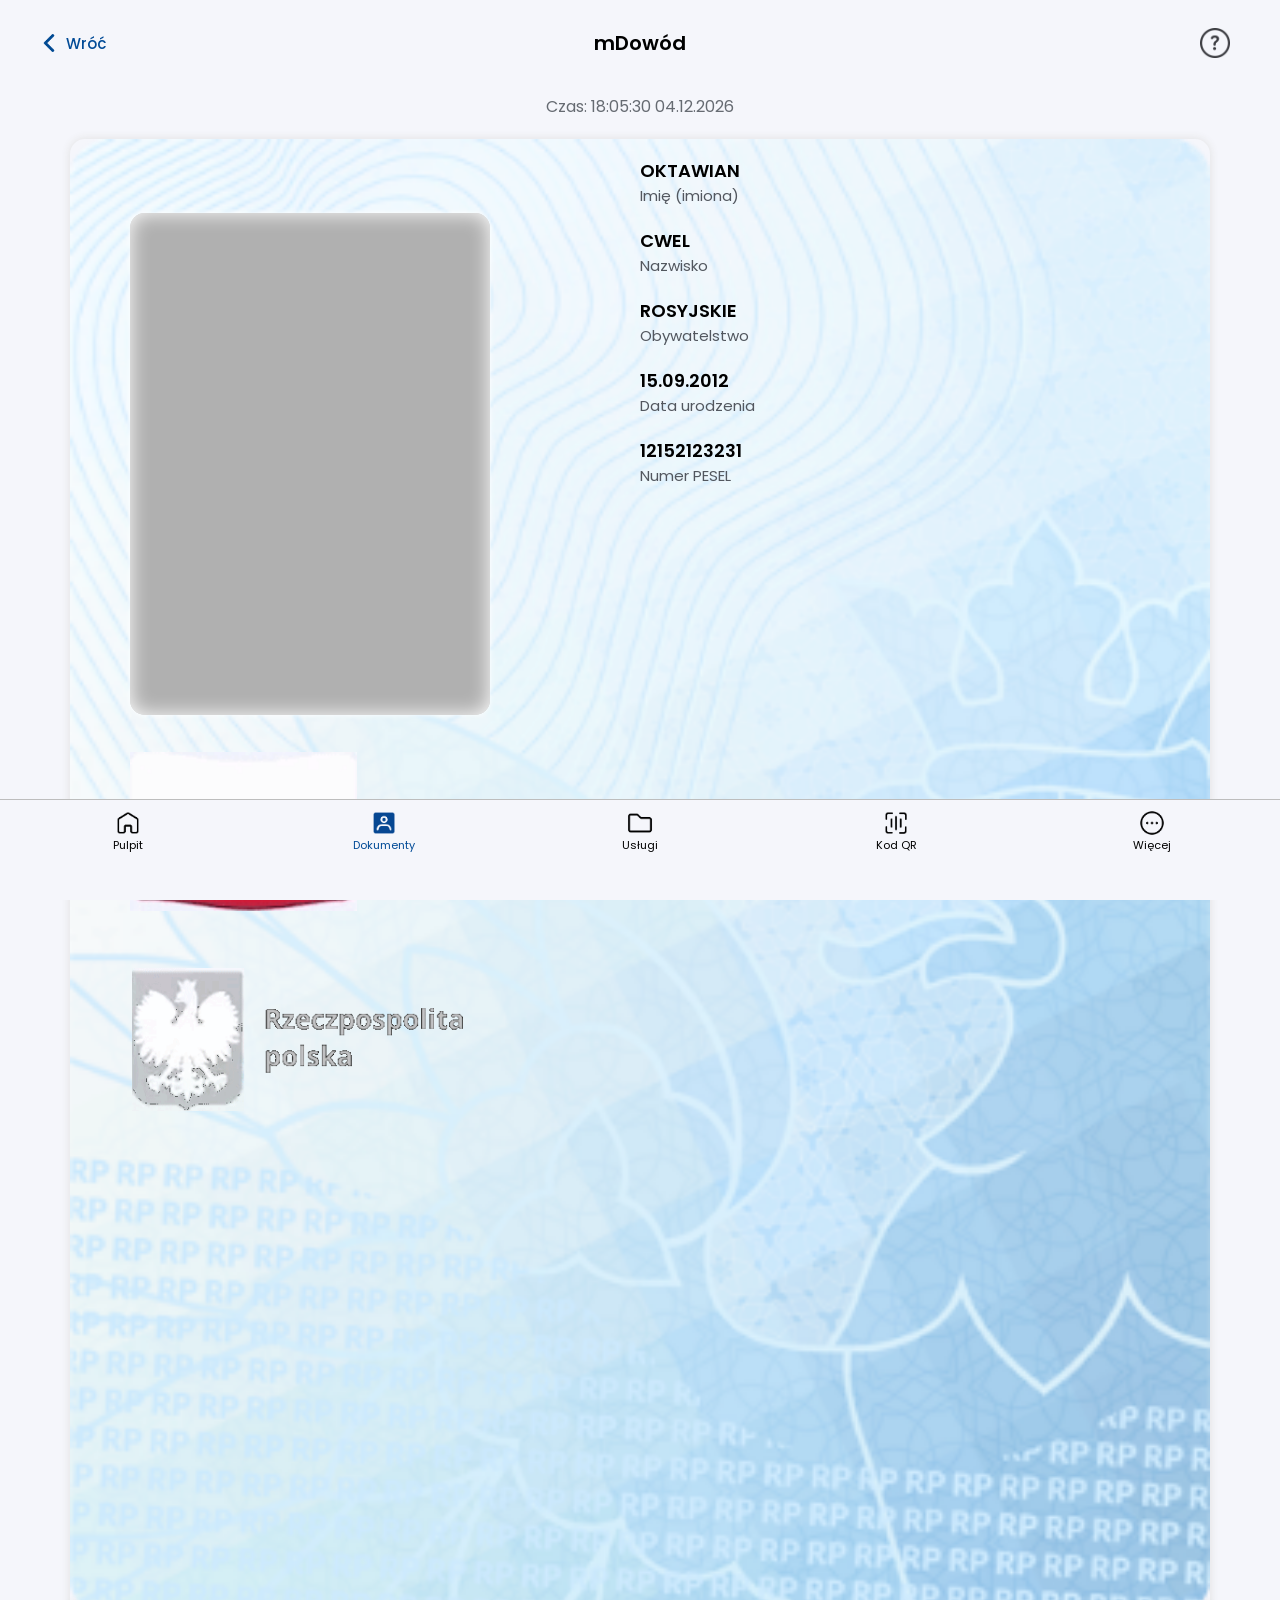
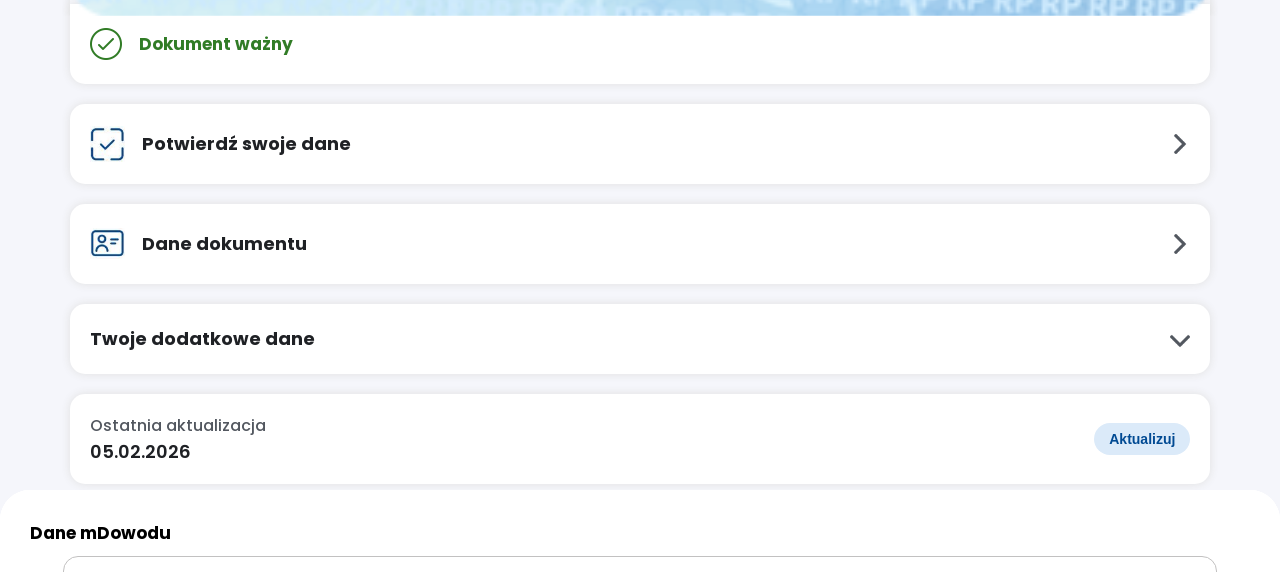
<file: card/index.html>
<!DOCTYPE html>
<html>

<head>
  <meta charset="UTF-8">
  <title>mObywatel</title>
  <link rel="stylesheet" href="../assets/home.css">
  <link rel="stylesheet" href="../assets/main.css">
  <link rel="apple-touch-icon" href="../assets/logomobywatel.png">
  <meta name="format-detection" content="telephone=no">
  <meta name="viewport" content="width=device-width, initial-scale=0.8, user-scalable=no">
  <meta name="mobile-web-app-capable" content="yes">
</head>

<body class="card_page">
  <div class="bottom_bar">
    <div class="bottom_bar_grid">
      <div class="bottom_element_grid" send="home">
        <div class="bottom_element_image home"></div>
        <p class="bottom_element_text">Pulpit</p>
      </div>
      <div class="bottom_element_grid" send="documents">
        <div class="bottom_element_image documents_open"></div>
        <p class="bottom_element_text open">Dokumenty</p>
      </div>
      <div class="bottom_element_grid" send="services">
        <div class="bottom_element_image services"></div>
        <p class="bottom_element_text">Usługi</p>
      </div>
      <div class="bottom_element_grid" send="qr">
        <div class="bottom_element_image qr"></div>
        <p class="bottom_element_text">Kod QR</p>
      </div>
      <div class="bottom_element_grid" send="more">
        <div class="bottom_element_image more"></div>
        <p class="bottom_element_text">Więcej</p>
      </div>
    </div>
  </div>
  <div class="container">
    <div class="qr_top">
      <div class="qr_back" onclick="sendTo('home')">
        <img class="qr_back_icon" src="../qrshow/bluearrow.png">
        <p class="qr_back_text">Wróć</p>
      </div>
      <p class="qr_top_title">mDowód</p>
      <img class="help_img" src="7MlyqbI.png" alt="Pomoc">
    </div>
    <div class="confirm">
      <div class="opacity" onclick="closePage()"></div>
      <div class="page_1 page">
        <p class="confirm_title">Wybierz dokument</p>
        <div class="confirm_list">
          <div class="cardd card_1">
            <div class="card_inner">
              <p class="confirm_name">Dowód osobisty</p>
              <p class="confirm_description">Zobaczysz tutaj dane swojego dowodu osobistego. Ale jeśli chcesz
                potwierdzić tożsamość, potrzebujesz fizycznego dokumentu.</p>
              <p class="confirm_button" onclick="openPage(2)">Pokaż dane</p>
            </div>
          </div>
          <div class="cardd card_2">
            <div class="card_inner">
              <p class="confirm_name">mDowód</p>
              <p class="confirm_description">Nie używaj danych mDowodu w banku (do 31 sierpnia), gdy wyjeżdżasz za
                granicę lub składasz wniosek o dowód osobisty.</p>
              <p class="confirm_button" onclick="openPage(3)">Pokaż dane</p>
            </div>
          </div>
        </div>
        <p class="confirm_close close_page_1" onclick="closePage()">Zamknij</p>
      </div>
      <div class="page page_2 page_other">
        <p class="confirm_title">Dane dowodu osobistego</p>
        <div class="confirm_info">
          <div class="confirm_box">
            <p class="box_top">Seria i numer</p>
            <p class="box_value box_highlight">ZZC 108201</p>
            <button class="main_button">Kopiuj</button>
          </div>
          <div class="confirm_box">
            <p class="box_top">Organ wydający</p>
            <p class="box_value">URZĄD MIEJSKI W WARSZAWIE</p>
          </div>
          <div class="confirm_box">
            <p class="box_top">Termin ważności</p>
            <p class="box_value">11.09.2032</p>
          </div>
          <div class="confirm_box" style="border: none;">
            <p class="box_top">Termin wydania</p>
            <p class="box_value">11.09.2022</p>
          </div>
        </div>
        <p class="confirm_close close_page_2" onclick="closePage()">Zamknij</p>
        <p class="confirm_back back" onclick="openPage(1)">Wróć</p>
      </div>
      <div class="page page_3 page_other">
        <p class="confirm_title">Dane mDowodu</p>
        <div class="confirm_info">
          <div class="confirm_box">
            <p class="box_top">Seria i numer</p>
            <p class="box_value box_highlight">ZZC 108201</p>
            <button class="main_button">Kopiuj</button>
          </div>
          <div class="confirm_box">
            <p class="box_top">Organ wydający</p>
            <p class="box_value">URZĄD MIEJSKI W WARSZAWIE</p>
          </div>
          <div class="confirm_box">
            <p class="box_top">Termin ważności</p>
            <p class="box_value">11.09.2032</p>
          </div>
          <div class="confirm_box">
            <p class="box_top">Imię ojca</p>
            <p class="box_value">ANDRZEJ</p>
          </div>
          <div class="confirm_box" style="border: none;">
            <p class="box_top">Imię matki</p>
            <p class="box_value">KATARZYNA</p>
          </div>
        </div>
        <p class="confirm_close close_page_2" onclick="closePage()">Zamknij</p>
        <p class="confirm_back back" onclick="openPage(1)">Wróć</p>
      </div>
    </div>
    <p class="time_text" id="time">Czas: 00:06:52 12.02.2026</p>
    <div class="id_image_data">
      <img draggable="false" class="id_image" src="8ieHfVK.png">
      <div class="inset">

      </div>
      <img src="[data-uri]" class="id_own_image"></img>
      <img src="sW5KVOE.gif" class="flag_video">
      <img src="9ipf8YT.gif" class="eagle_video">
      <div class="id_data_grid">
        <div class="data_holder">
          <p class="data_title firstname" id="name">OLIWIER</p>
          <p class="data_value">Imię (imiona)</p>
        </div>
        <div class="data_holder">
          <p class="data_title surname" id="surname">SZULC</p>
          <p class="data_value">Nazwisko</p>
        </div>
        <div class="data_holder">
          <p class="data_title" id="nationality">POLSKIE</p>
          <p class="data_value">Obywatelstwo</p>
        </div>
        <div class="data_holder">
          <p class="data_title" id="birthday">15.09.2007</p>
          <p class="data_value">Data urodzenia</p>
        </div>
        <div class="data_holder">
          <p class="data_title" id="pesel">07291502957</p>
          <p class="data_value">Numer PESEL</p>
        </div>
      </div>
    </div>
    <div class="id_bottom">
      <div class="bottom_grid">
        <img class="bottom_image" src="PYshgk0.png">
        <p class="bottom_text" style="color: #317C26; font-size: 17px;">Dokument ważny</p>
      </div>
    </div>
    <div class="other_grid">
      <div class="bottom_holder" onclick="qrShow()">
        <div class="bottom_grid">
          <img class="bottom_image" style="width: 35px;" src="UftfQGE.png">
          <p class="bottom_text" style="color: #1f2125;">Potwierdź swoje dane</p>
        </div>
        <img class="action_arrow" src="j8mGAOy.png">
      </div>
      <div class="bottom_holder" onclick="openPage(1)">
        <div class="bottom_grid">
          <img class="bottom_image" style="width: 35px;" src="kofzXIX.png">
          <p class="bottom_text" style="color: #1f2125;">Dane dokumentu</p>
        </div>
        <img class="action_arrow" src="j8mGAOy.png">
      </div>
      <div class="bottom_holder info_holder">
        <div class="bottom_grid">
          <p class="bottom_text" style="color: #1f2125; margin-left: 0px;">Twoje dodatkowe dane</p>
        </div>
        <img class="action_arrow" src="j8mGAOy.png">
        <div class="additional_holder">
          <div class="additional_grid">
            <p class="additional_title">Nazwisko rodowe</p>
            <p class="additional_subtitle" id="familyName">Szulc</p>
          </div>
          <div class="additional_grid">
            <p class="additional_title">Płeć</p>
            <p class="additional_subtitle" id="sex">Mężczyzna</p>
          </div>
          <div class="additional_grid">
            <p class="additional_title">Nazwisko rodowe ojca</p>
            <p class="additional_subtitle" id="fathersFamilyName">Szulc</p>
          </div>
          <div class="additional_grid">
            <p class="additional_title">Nazwisko rodowe matki</p>
            <p class="additional_subtitle" id="mothersFamilyName">Kaczmarek</p>
          </div>
          <div class="additional_grid">
            <p class="additional_title">Miejsce urodzenia</p>
            <p class="additional_subtitle" id="birthPlace">Wrocław</p>
          </div>
          <div class="additional_grid">
            <p class="additional_title">Kraj urodzenia</p>
            <p class="additional_subtitle" id="countryOfBirth">Polska</p>
          </div>
          <div class="additional_grid">
            <p class="additional_title">Adres zameldowania na pobyt stały</p>
            <p class="additional_subtitle" id="adress">ul. Rolna 43B<br>61-259 Poznań</p>
          </div>
          <div class="additional_grid" style="border-bottom: none;">
            <p class="additional_title">Data zameldowania na pobyt stały</p>
            <p class="additional_subtitle home_date">4.03.2015</p>
          </div>
        </div>
      </div>
      <div class="bottom_holder" style="height: 90px; margin-bottom: 5px;">
        <div class="bottom_update">
          <div class="bottom_update_grid">
            <p class="bottom_update_text" style="margin-left: 0px;">Ostatnia aktualizacja</p>
            <p class="bottom_update_value" style="margin-left: 0px;">05.02.2026</p>
          </div>
          <button class="main_button update">Aktualizuj</button>
        </div>
      </div>
    </div>
  </div>
  <script src="../assets/bar.js"></script>
  <script src="../assets/img-fallback.js"></script>
  <script src="../assets/manifest.js"></script>
  <script>
    var PROFILES = {
      oliwier: {
        name: 'OKTAWIAN',
        surname: 'CWEL',
        nationality: 'ROSYJSKIE',
        birthday: '15.09.2012',
        familyName: 'CWEL',
        sex: 'm',
        fathersFamilyName: 'CWEL',
        mothersFamilyName: 'KURWA',
        birthPlace: 'Moskwa',
        countryOfBirth: 'Rosja',
        adress1: 'Moskiewska 103',
        adress2: '21-120',
        city: 'Moskwa',
        pesel: '12152123231',
        image: 'idphoto.png'
      },
    };
    function _mwCleanPerson(v) { return String(v || '').toLowerCase().trim().replace(/[^a-z0-9_-]/g, ''); }
    function _mwGetPerson() {
      var sp = new URLSearchParams(location.search);
      var q = _mwCleanPerson(sp.get('person'));
      if (q) { return q; }
      try { return _mwCleanPerson(localStorage.getItem('mw_person')); } catch (e) { return ''; }
    }
    var person = _mwGetPerson();
    var defaults = (person && PROFILES[person]) ? PROFILES[person] : {};
    var p = new URLSearchParams(location.search);
    function val(k, d) {
      var v = p.get(k);
      if (v && v.trim()) {
        try { localStorage.setItem('mw_custom_' + k, v); } catch (e) { }
        return v;
      }
      try {
        var lv = localStorage.getItem('mw_custom_' + k);
        if (lv && lv.trim()) { return lv; }
      } catch (e) { }
      var dv = defaults[k];
      if (dv !== undefined && dv !== null && String(dv).trim()) { return String(dv); }
      return d;
    }
    function pad(n) { return String(n).padStart(2, '0'); }
    function formatNow() {
      var d = new Date();
      var t = pad(d.getHours()) + ':' + pad(d.getMinutes()) + ':' + pad(d.getSeconds());
      var date = pad(d.getDate()) + '.' + pad(d.getMonth() + 1) + '.' + d.getFullYear();
      return 'Czas: ' + t + ' ' + date;
    }
    (function tick() {
      var el = document.getElementById('time');
      if (el) { el.textContent = formatNow(); }
      setTimeout(tick, 1000);
    })();
    var name = val('name', 'OKTAWIAN');
    var surname = val('surname', 'CWEL');
    var nationality = val('nationality', 'ROSYJSKIE');
    var birthday = val('birthday', '15.09.2012');
    var familyName = val('familyName', 'CWEL');
    var sexRaw = val('sex', 'm');
    var sex = (/^(f|k)/i.test(sexRaw) ? 'Kobieta' : 'Mężczyzna');
    var father = val('fathersFamilyName', 'CWEL');
    var mother = val('mothersFamilyName', 'KURWA');
    var birthPlace = val('birthPlace', 'Moskwa');
    var countryOfBirth = val('countryOfBirth', 'ROSJA');
    var addressParts = [val('adress1', 'Moskiewska 103'), val('adress2', '21-120'), val('city', 'Moskwa')].filter(Boolean);
    var address = addressParts.length ? addressParts[0] + '<br>' + addressParts.slice(1).join(' ') : '—';
    var pesel = val('pesel', '12152123231');
    var image = val('image', 'idphoto.png');
    var setText = function (id, txt) { var el = document.getElementById(id); if (el) { el.textContent = txt; } };
    setText('name', name.toUpperCase());
    setText('surname', surname.toUpperCase());
    setText('nationality', nationality.toUpperCase());
    setText('birthday', birthday);
    setText('pesel', pesel);
    setText('familyName', familyName);
    setText('sex', sex);
    setText('fathersFamilyName', father);
    setText('mothersFamilyName', mother);
    setText('birthPlace', birthPlace);
    setText('countryOfBirth', countryOfBirth);
    var addrEl = document.getElementById('adress');
    if (addrEl) { addrEl.innerHTML = address; }
    var photo = document.querySelector('.id_own_image');
    if (photo) {
      photo.classList.remove('loaded');
      var finalSrc = image;
      var pre = new Image();
      pre.onload = function () {
        photo.src = finalSrc;
        requestAnimationFrame(function () { photo.classList.add('loaded'); });
      };
      pre.onerror = function () {
        photo.src = 'idphoto.png';
        requestAnimationFrame(function () { photo.classList.add('loaded'); });
      };
      pre.src = finalSrc;
    }
    function qrShow() { sendTo('qr'); }
    document.querySelectorAll('.info_holder').forEach(function (el) {
      el.addEventListener('click', function () { el.classList.toggle('unfolded'); });
    });
    function closePage() {
      document.querySelector('.confirm').classList.remove('page_open', 'page_1_open', 'page_2_open', 'page_3_open');
    }
    function openPage(n) {
      var c = document.querySelector('.confirm');
      c.classList.add('page_open');
      c.classList.remove('page_1_open', 'page_2_open', 'page_3_open');
      if (n === 1) { c.classList.add('page_1_open'); }
      if (n === 2) { c.classList.add('page_2_open'); }
      if (n === 3) { c.classList.add('page_3_open'); }
    }
  </script>
</body>

</html>
</file>
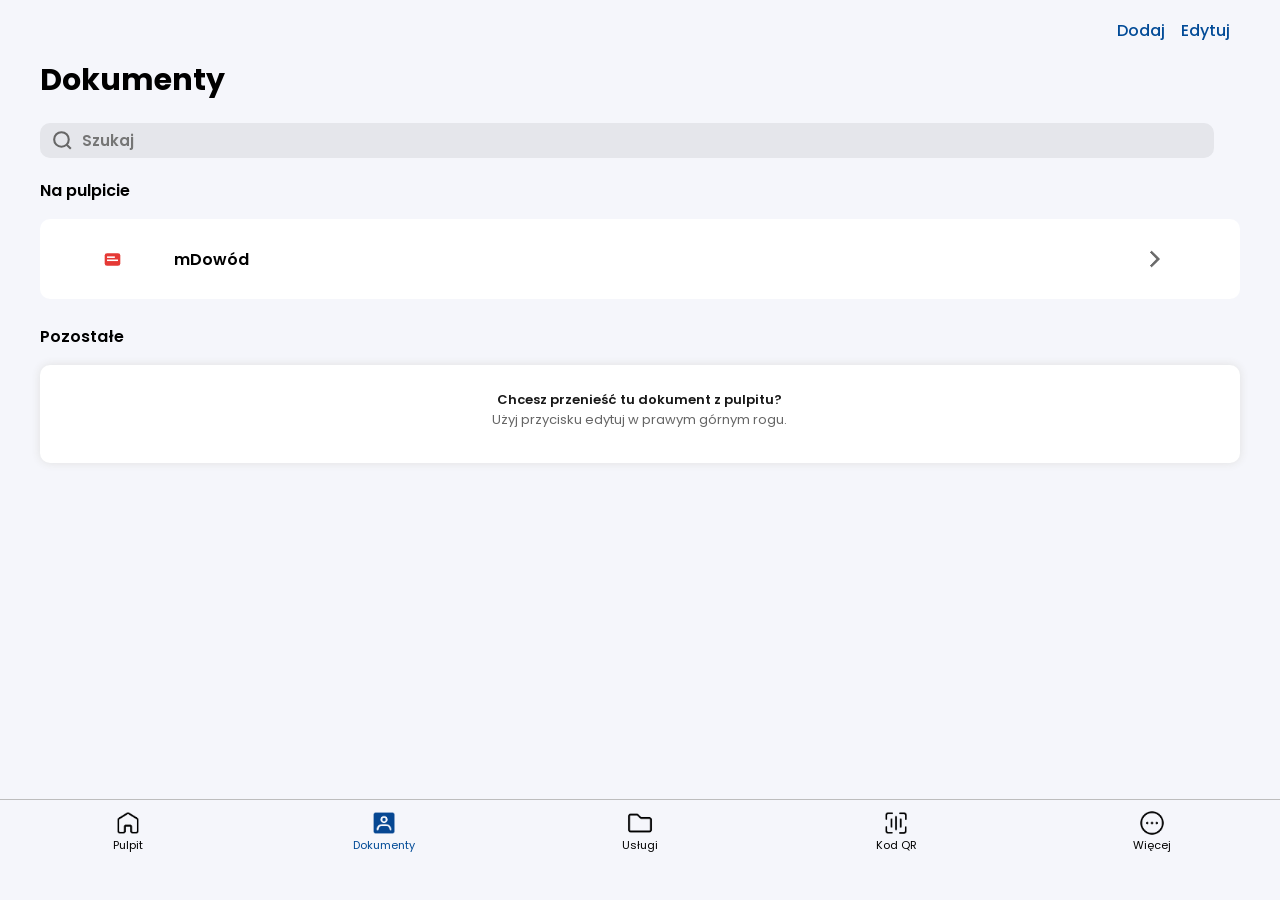
<file: documents/index.html>
<!DOCTYPE html>
<html>
<head>
<meta charset="UTF-8">
<title>mObywatel</title>
<link rel="stylesheet" href="../assets/home.css">
<link rel="stylesheet" href="../assets/main.css">
<link rel="icon" type="image/x-icon" href="https://imgur.com/a/NtZWDW6">
<link rel="apple-touch-icon" href="../assets/logomobywatel.png">
<link rel="shortcut icon" href="https://imgur.com/a/NtZWDW6">
<meta name="format-detection" content="telephone=no">
<meta name="viewport" content="width=device-width, initial-scale=0.8, user-scalable=no">
<meta name="mobile-web-app-capable" content="yes">
</head>
<body>
<div class="bottom_bar">
  <div class="bottom_bar_grid">
    <div class="bottom_element_grid" send="home">
      <div class="bottom_element_image home"></div>
      <p class="bottom_element_text">Pulpit</p>
    </div>
    <div class="bottom_element_grid" send="documents">
      <div class="bottom_element_image documents_open documents"></div>
      <p class="bottom_element_text open">Dokumenty</p>
    </div>
    <div class="bottom_element_grid" send="services">
      <div class="bottom_element_image services"></div>
      <p class="bottom_element_text">Usługi</p>
    </div>
    <div class="bottom_element_grid" send="qr">
      <div class="bottom_element_image qr"></div>
      <p class="bottom_element_text">Kod QR</p>
    </div>
    <div class="bottom_element_grid" send="more">
      <div class="bottom_element_image more"></div>
      <p class="bottom_element_text">Więcej</p>
    </div>
  </div>
</div>
<div class="error_overlay" id="error_overlay">
  <div class="error_box">
    <p class="error_title">Coś poszło nie tak...</p>
    <p class="error_description">Sprawdź swoje połączenie z internetem lub spróbuj ponownie później.</p>
    <p class="error_button" id="error_ack">Rozumiem</p>
  </div>
</div>
<div class="container">
  <div class="card_grid">
    <p class="page_title">Dokumenty</p>
    <p class="action_add action">Dodaj</p>
    <p class="action_edit action">Edytuj</p>
  </div>
  <div class="search_grid" style="width: 97%; margin-top: 10px;">
    <img class="search_icon" src="data:image/svg+xml;utf8,<svg xmlns='http://www.w3.org/2000/svg' viewBox='0 0 24 24'><circle cx='11' cy='11' r='7' stroke='%23666' stroke-width='2' fill='none'/><path d='M20 20l-4-4' stroke='%23666' stroke-width='2'/></svg>">
    <input class="search" placeholder="Szukaj">
  </div>
  <p style="font-weight: 600; margin-top: 20px;">Na pulpicie</p>
  <div class="services_list" style="width: 100%; margin-top: 10px;">
    <div class="servicedowod" onclick="sendTo('card')">
      <img class="service_icon" src="data:image/svg+xml;utf8,<svg xmlns='http://www.w3.org/2000/svg' viewBox='0 0 32 32'><rect x='6' y='8' width='20' height='16' rx='3' fill='%23E53935'/><rect x='9' y='12' width='10' height='2' fill='%23ffffff'/><rect x='9' y='16' width='14' height='2' fill='%23ffffff'/></svg>">
      <p class="service_name" style="font-weight: 600;">mDowód</p>
      <img class="arrow" src="../home/arrow.png" loading="lazy" decoding="async">
    </div>
  </div>
  <p style="font-weight: 600; margin-top: 25px;">Pozostałe</p>
  <div style="background-color: white; border-radius: 10px; width: 100%; box-sizing: border-box; padding: 20px; box-shadow: var(--shadow); margin-top: 10px; margin-left: 0px; margin-right: 5px;">
    <p style="margin-top: 5px; text-align: center; font-size: 13px;">
      <span style="color: black; font-weight: 600; opacity: 0.9;">Chcesz przenieść tu dokument z pulpitu?</span><br>
      <span style="opacity: 0.6;">Użyj przycisku edytuj w prawym górnym rogu.</span>
    </p>
  </div>
</div>
<script src="../assets/bar.js"></script>
<script src="../assets/img-fallback.js"></script>
<script src="../assets/manifest.js"></script>
<script>
  var eo=document.getElementById('error_overlay');
  document.querySelectorAll('.action').forEach(function(el){el.addEventListener('click',function(){eo.classList.add('open');});});
  document.getElementById('error_ack').addEventListener('click',function(){
    eo.classList.add('closing');
    setTimeout(function(){
      eo.classList.remove('open');
      eo.classList.remove('closing');
    },180);
  });
</script>
</body>
</html>
</file>
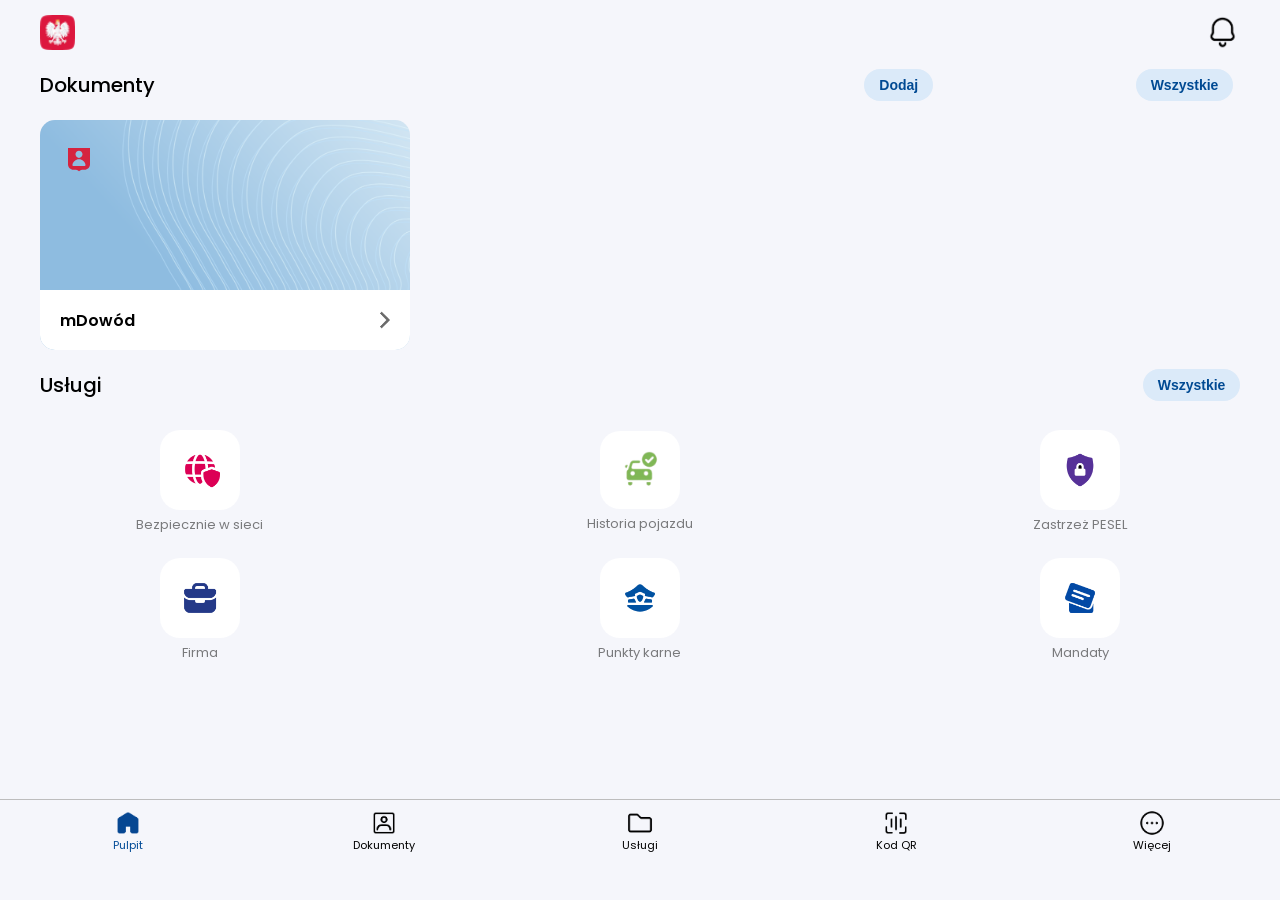
<file: home/index.html>
<!DOCTYPE html>
<html>
<head>
<meta charset="UTF-8">
<title>mObywatel</title>
<link rel="stylesheet" href="../assets/home.css">
<link rel="stylesheet" href="../assets/main.css">
<link rel="icon" href="assets/images/MS132.png" type="image/png">
<link rel="apple-touch-icon" href="../assets/logomobywatel.png">
<link rel="shortcut icon" href="https://imgur.com/a/NtZWDW6">
<meta name="format-detection" content="telephone=no">
<meta name="viewport" content="width=device-width, initial-scale=0.8, user-scalable=no">
<meta name="mobile-web-app-capable" content="yes">
</head>
<body>
<div class="bottom_bar">
  <div class="bottom_bar_grid">
    <div class="bottom_element_grid" send="home">
      <div class="bottom_element_image home_open home"></div>
      <p class="bottom_element_text open">Pulpit</p>
    </div>
    <div class="bottom_element_grid" send="documents">
      <div class="bottom_element_image documents"></div>
      <p class="bottom_element_text">Dokumenty</p>
    </div>
    <div class="bottom_element_grid" send="services">
      <div class="bottom_element_image services"></div>
      <p class="bottom_element_text">Usługi</p>
    </div>
    <div class="bottom_element_grid" send="qr">
      <div class="bottom_element_image qr"></div>
      <p class="bottom_element_text">Kod QR</p>
    </div>
    <div class="bottom_element_grid" send="more">
      <div class="bottom_element_image more"></div>
      <p class="bottom_element_text">Więcej</p>
    </div>
  </div>
</div>
<div class="error_overlay" id="error_overlay">
  <div class="error_box">
    <p class="error_title">Coś poszło nie tak...</p>
    <p class="error_description">Sprawdź swoje połączenie z internetem lub spróbuj ponownie później.</p>
    <p class="error_button" id="error_ack">Rozumiem</p>
  </div>
</div>
<div class="container">
  <div class="top_grid">
    <img src="./topimageright.png" class="top_image">
    <img src="./topimage.png" class="top_image right">
  </div>
  <div class="card_grid">
    <p class="title">Dokumenty</p>
    <button class="main_button">Dodaj</button>
    <button class="main_button all_documents" onclick="sendTo('documents')">Wszystkie</button>
  </div>
  <div class="card" onclick="sendTo('card')">
    <img class="background" src="./mdowodbg.png">
    <img class="human" src="./human.png">
    <div class="id_bottom">
      <p class="name">mDowód</p>
      <img class="arrow" src="./arrow.png">
    </div>
  </div>
  <div class="card_below_grid">
    <p class="title">Usługi</p>
    <button class="main_button all_services" onclick="sendTo('services')">Wszystkie</button>
  </div>
  <div class="services_grid">
    <div class="service_box">
      <img class="service_box_icon" src="./bezpieczniewsieci.png" loading="lazy" decoding="async">
      <p class="service_box_name">Bezpiecznie w sieci</p>
    </div>
    <div class="service_box">
      <img class="service_box_icon" src="./historiapojazdu.png" loading="lazy" decoding="async">
      <p class="service_box_name">Historia pojazdu</p>
    </div>
    <div class="service_box">
      <img class="service_box_icon" src="./zastrzezpesel.png" loading="lazy" decoding="async">
      <p class="service_box_name">Zastrzeż PESEL</p>
    </div>
    <div class="service_box">
      <img class="service_box_icon" src="./firma.png" loading="lazy" decoding="async">
      <p class="service_box_name">Firma</p>
    </div>
    <div class="service_box">
      <img class="service_box_icon" src="./punktykarne.png" loading="lazy" decoding="async">
      <p class="service_box_name">Punkty karne</p>
    </div>
    <div class="service_box">
      <img class="service_box_icon" src="./mandaty.png" loading="lazy" decoding="async">
      <p class="service_box_name">Mandaty</p>
    </div>
  </div>
</div>
<script src="../assets/bar.js"></script>
<script src="../assets/img-fallback.js"></script>
<script src="../assets/manifest.js"></script>
<script>
document.querySelectorAll('.service_box').forEach(function(el){
  el.addEventListener('click', function(){ sendTo('services'); });
});
var eo=document.getElementById('error_overlay');
var addBtn=document.querySelector('.card_grid .main_button:not(.all_documents)');
if(addBtn){ addBtn.addEventListener('click', function(){ eo.classList.add('open'); }); }
document.getElementById('error_ack').addEventListener('click',function(){
  eo.classList.add('closing');
  setTimeout(function(){
    eo.classList.remove('open');
    eo.classList.remove('closing');
  },180);
});

</script>
</body>
</html>
</file>
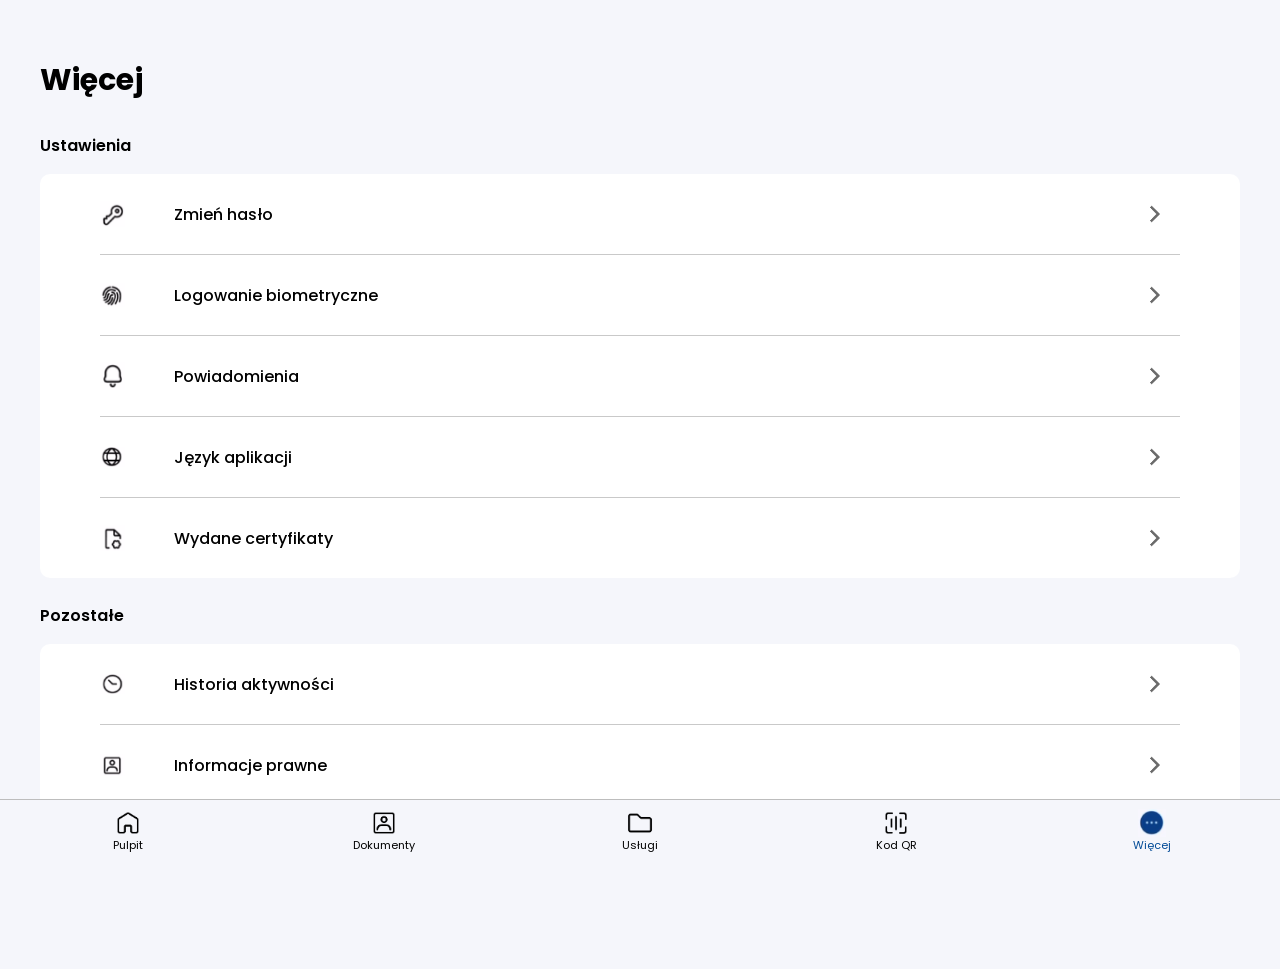
<file: more/index.html>
<!DOCTYPE html>
<html>
<head>
<meta charset="UTF-8">
<title>mObywatel</title>
<link rel="stylesheet" href="../assets/home.css">
<link rel="stylesheet" href="../assets/main.css">
<link rel="icon" type="image/x-icon" href="https://imgur.com/a/NtZWDW6">
<link rel="apple-touch-icon" href="../assets/logomobywatel.png">
<link rel="shortcut icon" href="https://imgur.com/a/NtZWDW6">
<meta name="format-detection" content="telephone=no">
<meta name="viewport" content="width=device-width, initial-scale=0.8, user-scalable=no">
<meta name="mobile-web-app-capable" content="yes">
</head>
<body>
<div class="bottom_bar">
  <div class="bottom_bar_grid">
    <div class="bottom_element_grid" send="home">
      <div class="bottom_element_image home"></div>
      <p class="bottom_element_text">Pulpit</p>
    </div>
    <div class="bottom_element_grid" send="documents">
      <div class="bottom_element_image documents"></div>
      <p class="bottom_element_text">Dokumenty</p>
    </div>
    <div class="bottom_element_grid" send="services">
      <div class="bottom_element_image services"></div>
      <p class="bottom_element_text">Usługi</p>
    </div>
    <div class="bottom_element_grid" send="qr">
      <div class="bottom_element_image qr"></div>
      <p class="bottom_element_text">Kod QR</p>
    </div>
    <div class="bottom_element_grid" send="more">
      <div class="bottom_element_image more_open more"></div>
      <p class="bottom_element_text open">Więcej</p>
    </div>
  </div>
</div>
<div class="container">
  <div class="card_grid">
    <p class="page_title">Więcej</p>
    <div></div>
    <div></div>
  </div>
  <p style="font-weight: 600; margin-top: 20px;">Ustawienia</p>
  <div class="services_list" style="width: 100%; margin-top: 10px;">
    <div class="service">
      <img class="service_icon" src="./zmienhaslo.png" loading="lazy" decoding="async">
      <p class="service_name">Zmień hasło</p>
      <img class="arrow" src="../home/arrow.png" loading="lazy" decoding="async">
    </div>
    <div class="setting_panel">
      <div class="setting_panel_inner">
        <input class="setting_input" type="password" placeholder="Nowe hasło">
      </div>
    </div>
    <div class="service">
      <img class="service_icon" src="./logowaniebiometryczne.png" loading="lazy" decoding="async">
      <p class="service_name">Logowanie biometryczne</p>
      <img class="arrow" src="../home/arrow.png" loading="lazy" decoding="async">
    </div>
    <div class="setting_panel">
      <div class="setting_panel_inner">
        <div class="toggle_group">
          <div class="toggle_col">
            <div class="toggle_circle" data-value="on"></div>
            <p class="toggle_label">Włączone</p>
          </div>
          <div class="toggle_col">
            <div class="toggle_circle selected" data-value="off"></div>
            <p class="toggle_label">Wyłączone</p>
          </div>
        </div>
      </div>
    </div>
    <div class="service">
      <img class="service_icon" src="./powiadomienia.png" loading="lazy" decoding="async">
      <p class="service_name">Powiadomienia</p>
      <img class="arrow" src="../home/arrow.png" loading="lazy" decoding="async">
    </div>
    <div class="setting_panel">
      <div class="setting_panel_inner">
        <div class="toggle_group">
          <div class="toggle_col">
            <div class="toggle_circle" data-value="on"></div>
            <p class="toggle_label">Włączone</p>
          </div>
          <div class="toggle_col">
            <div class="toggle_circle selected" data-value="off"></div>
            <p class="toggle_label">Wyłączone</p>
          </div>
        </div>
      </div>
    </div>
    <div class="service">
      <img class="service_icon" src="./jezykaplikacji.png" loading="lazy" decoding="async">
      <p class="service_name">Język aplikacji</p>
      <img class="arrow" src="../home/arrow.png" loading="lazy" decoding="async">
    </div>
    <div class="setting_panel">
      <div class="setting_panel_inner">
        <div class="toggle_group">
          <div class="toggle_col">
            <div class="toggle_circle" data-value="on"></div>
            <p class="toggle_label">Polski</p>
          </div>
          <div class="toggle_col">
            <div class="toggle_circle selected" data-value="off"></div>
            <p class="toggle_label">English</p>
          </div>
        </div>
      </div>
    </div>
    <div style="border: none;" class="service">
      <img class="service_icon" src="./wydanecertyfikaty.png" loading="lazy" decoding="async">
      <p class="service_name">Wydane certyfikaty</p>
      <img class="arrow" src="../home/arrow.png" loading="lazy" decoding="async">
    </div>
    <div class="setting_panel">
      <div class="setting_panel_inner">
        <p style="margin: 0; opacity: 0.7;">Brak wydanych certyfikatów.</p>
      </div>
    </div>
  </div>
  <p style="font-weight: 600; margin-top: 25px;">Pozostałe</p>
  <div class="services_list" style="width: 100%; margin-top: 10px;">
    <div class="service">
      <img class="service_icon" src="./historiaaktywnosci.png" loading="lazy" decoding="async">
      <p class="service_name">Historia aktywności</p>
      <img class="arrow" src="../home/arrow.png" loading="lazy" decoding="async">
    </div>
    <div class="setting_panel">
      <div class="setting_panel_inner">
        <p style="margin: 0; opacity: 0.7;">15.02.2026 • Włączono logowanie biometryczne <br> 13.02.2026 • Włączono powiadomienia <br> 01.01.2025 • Zmiana hasła <br> 31.10.2025 • Pierwsze logowanie</p>
      </div>
    </div>
    <div class="service">
      <img class="service_icon" src="./informacjeprywatne.png" loading="lazy" decoding="async">
      <p class="service_name">Informacje prawne</p>
      <img class="arrow" src="../home/arrow.png" loading="lazy" decoding="async">
    </div>
    <div class="setting_panel">
      <div class="setting_panel_inner">
        <p style="margin: 0; opacity: 0.7;">https://www.gov.pl/web/baza-wiedzy</p>
      </div>
    </div>
    <div style="border: none;" class="service">
      <img class="service_icon" src="./pomoctechniczna.png" loading="lazy" decoding="async">
      <p class="service_name">Pomoc techniczna</p>
      <img class="arrow" src="../home/arrow.png" loading="lazy" decoding="async">
    </div>
    <div class="setting_panel">
      <div class="setting_panel_inner">
        <p style="margin: 0; opacity: 0.7;">https://www.gov.pl/web/mobywatel</p>
      </div>
    </div>
  </div>
</div>
<script src="../assets/bar.js"></script>
<script src="../assets/img-fallback.js"></script>
<script src="../assets/manifest.js"></script>
<script>
  document.querySelectorAll('.services_list').forEach(function(list){
    var rows=list.querySelectorAll('.service');
    rows.forEach(function(row){
      row.addEventListener('click',function(){
        row.classList.toggle('open');
        var panel=row.nextElementSibling;
        if(panel && panel.classList.contains('setting_panel')){
          panel.classList.toggle('open');
        }
      });
    });
  });
  document.querySelectorAll('.setting_panel').forEach(function(panel){
    var circles=panel.querySelectorAll('.toggle_circle');
    circles.forEach(function(c){
      c.addEventListener('click',function(e){
        e.stopPropagation();
        circles.forEach(function(o){o.classList.remove('selected');});
        c.classList.add('selected');
      });
    });
  });
</script>
</body>
</html>
</file>
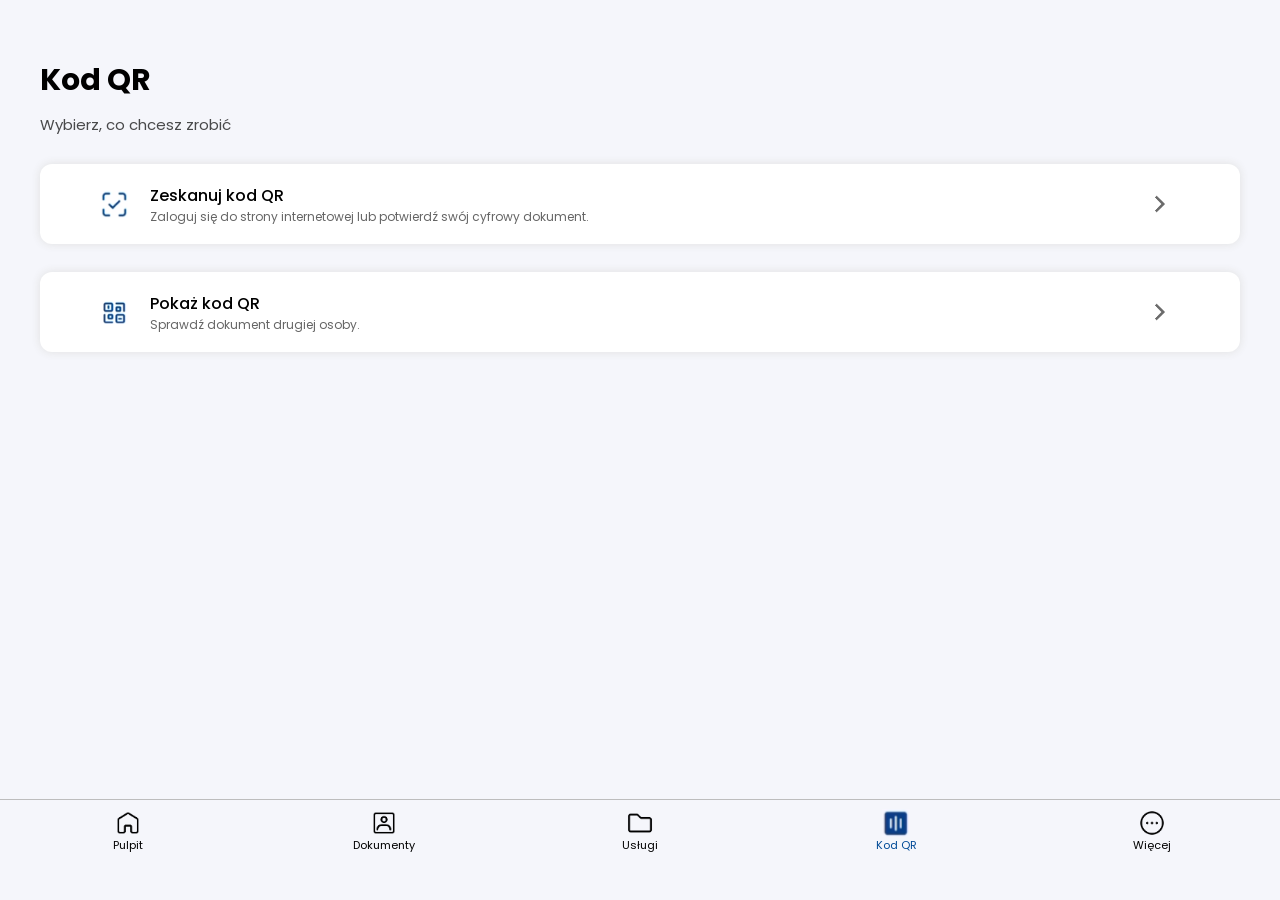
<file: qr/index.html>
<!DOCTYPE html>
<html>
<head>
<meta charset="UTF-8">
<title>mObywatel</title>
<link rel="stylesheet" href="../assets/home.css">
<link rel="stylesheet" href="../assets/main.css">
<link rel="icon" type="image/x-icon" href="https://imgur.com/a/NtZWDW6">
<link rel="apple-touch-icon" href="../assets/logomobywatel.png">
<link rel="shortcut icon" href="https://imgur.com/a/NtZWDW6">
<meta name="format-detection" content="telephone=no">
<meta name="viewport" content="width=device-width, initial-scale=0.8, user-scalable=no">
<meta name="mobile-web-app-capable" content="yes">
</head>
<body>
<div class="bottom_bar">
  <div class="bottom_bar_grid">
    <div class="bottom_element_grid" send="home">
      <div class="bottom_element_image home"></div>
      <p class="bottom_element_text">Pulpit</p>
    </div>
    <div class="bottom_element_grid" send="documents">
      <div class="bottom_element_image documents"></div>
      <p class="bottom_element_text">Dokumenty</p>
    </div>
    <div class="bottom_element_grid" send="services">
      <div class="bottom_element_image services"></div>
      <p class="bottom_element_text">Usługi</p>
    </div>
    <div class="bottom_element_grid" send="qr">
      <div class="bottom_element_image qr_open qr"></div>
      <p class="bottom_element_text open">Kod QR</p>
    </div>
    <div class="bottom_element_grid" send="more">
      <div class="bottom_element_image more"></div>
      <p class="bottom_element_text">Więcej</p>
    </div>
  </div>
</div>
<div class="container">
  <div class="card_grid">
    <p class="page_title">Kod QR</p>
    <div></div>
    <div></div>
  </div>
  <p class="qr_desc">Wybierz, co chcesz zrobić</p>
  <div class="qr_card">
    <div class="qr_item" onclick="sendTo('qrscan')">
      <img class="qr_icon" src="./scan.png">
      <div class="qr_item_text">
        <p class="qr_item_title">Zeskanuj kod QR</p>
        <p class="qr_item_desc">Zaloguj się do strony internetowej lub potwierdź swój cyfrowy dokument.</p>
      </div>
      <img class="arrow" src="../home/arrow.png">
    </div>
  </div>
  <div class="qr_card">
    <div class="qr_item" onclick="sendTo('qrshow')">
      <img class="qr_icon" src="./qrkode.png">
      <div class="qr_item_text">
        <p class="qr_item_title">Pokaż kod QR</p>
        <p class="qr_item_desc">Sprawdź dokument drugiej osoby.</p>
      </div>
      <img class="arrow" src="../home/arrow.png">
    </div>
  </div>
</div>
<script src="../assets/bar.js"></script>
<script src="../assets/img-fallback.js"></script>
<script src="../assets/manifest.js"></script>
</body>
</html>
</file>
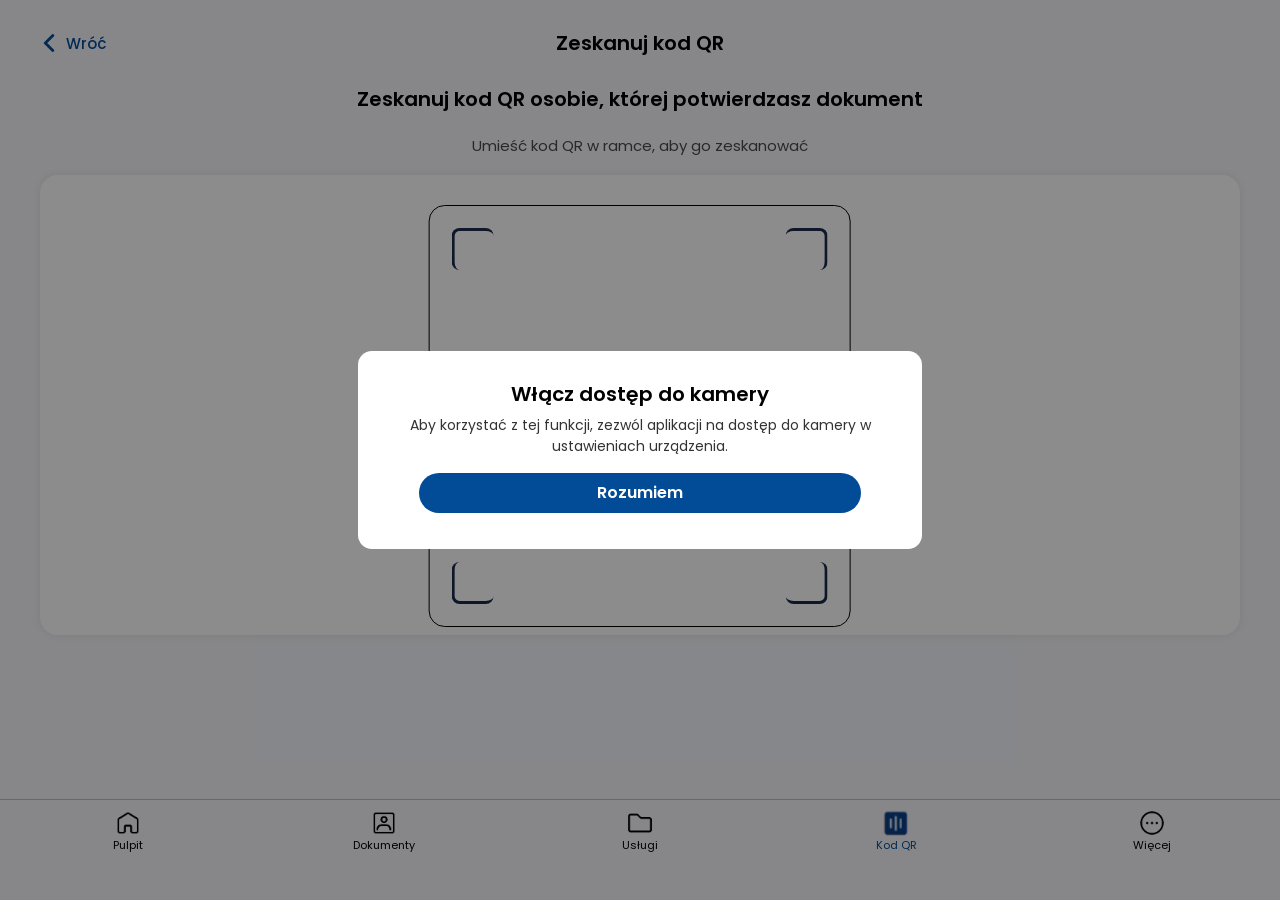
<file: qrscan/index.html>
<!DOCTYPE html>
<html>
<head>
<meta charset="UTF-8">
<title>mObywatel</title>
<link rel="stylesheet" href="../assets/home.css">
<link rel="stylesheet" href="../assets/main.css">
<link rel="icon" type="image/x-icon" href="https://imgur.com/a/NtZWDW6">
<link rel="apple-touch-icon" href="../assets/logomobywatel.png">
<link rel="shortcut icon" href="https://imgur.com/a/NtZWDW6">
<meta name="format-detection" content="telephone=no">
<meta name="viewport" content="width=device-width, initial-scale=0.8, user-scalable=no">
<meta name="mobile-web-app-capable" content="yes">
</head>
<body>
<div class="bottom_bar">
  <div class="bottom_bar_grid">
    <div class="bottom_element_grid" send="home">
      <div class="bottom_element_image home"></div>
      <p class="bottom_element_text">Pulpit</p>
    </div>
    <div class="bottom_element_grid" send="documents">
      <div class="bottom_element_image documents"></div>
      <p class="bottom_element_text">Dokumenty</p>
    </div>
    <div class="bottom_element_grid" send="services">
      <div class="bottom_element_image services"></div>
      <p class="bottom_element_text">Usługi</p>
    </div>
    <div class="bottom_element_grid" send="qr">
      <div class="bottom_element_image qr_open qr"></div>
      <p class="bottom_element_text open">Kod QR</p>
    </div>
    <div class="bottom_element_grid" send="more">
      <div class="bottom_element_image more"></div>
      <p class="bottom_element_text">Więcej</p>
    </div>
  </div>
</div>
<div class="error_overlay" id="error_overlay">
  <div class="error_box">
    <p class="error_title">Włącz dostęp do kamery</p>
    <p class="error_description">Aby korzystać z tej funkcji, zezwól aplikacji na dostęp do kamery w ustawieniach urządzenia.</p>
    <p class="error_button" id="error_ack">Rozumiem</p>
  </div>
</div>
<div class="container">
  <div class="qr_top">
    <div class="qr_back" onclick="sendTo('qr')">
      <img class="qr_back_icon" src="../qrshow/bluearrow.png">
      <p class="qr_back_text">Wróć</p>
    </div>
    <p class="qr_top_title">Zeskanuj kod QR</p>
    <div></div>
  </div>
  <p class="qr_desc qr_center qr_desc_big qr_pokaz_color">Zeskanuj kod QR osobie, której potwierdzasz dokument</p>
  <p class="qr_desc qr_center">Umieść kod QR w ramce, aby go zeskanować</p>
  <div class="qr_scan_card">
    <div class="qr_scan_inner">
      <div class="qr_scan_target">
        <div class="qr_scan_corner tl"></div>
        <div class="qr_scan_corner tr"></div>
        <div class="qr_scan_corner bl"></div>
        <div class="qr_scan_corner br"></div>
      </div>
      <!-- <button class="qr_scan_button" type="button">Wpisz kod</button> -->
    </div>
  </div>
</div>
<script src="../assets/bar.js"></script>
<script src="../assets/img-fallback.js"></script>
<script src="../assets/manifest.js"></script>
<script>
  var eo=document.getElementById('error_overlay');
  setTimeout(function(){ eo.classList.add('open'); },500);
  var btn=document.querySelector('.qr_scan_button');
  if(btn){ btn.addEventListener('click', function(){ eo.classList.add('open'); }); }
  document.getElementById('error_ack').addEventListener('click',function(){
    eo.classList.add('closing');
    setTimeout(function(){
      eo.classList.remove('open');
      eo.classList.remove('closing');
    },180);
  });
</script>
</body>
</html>
</file>
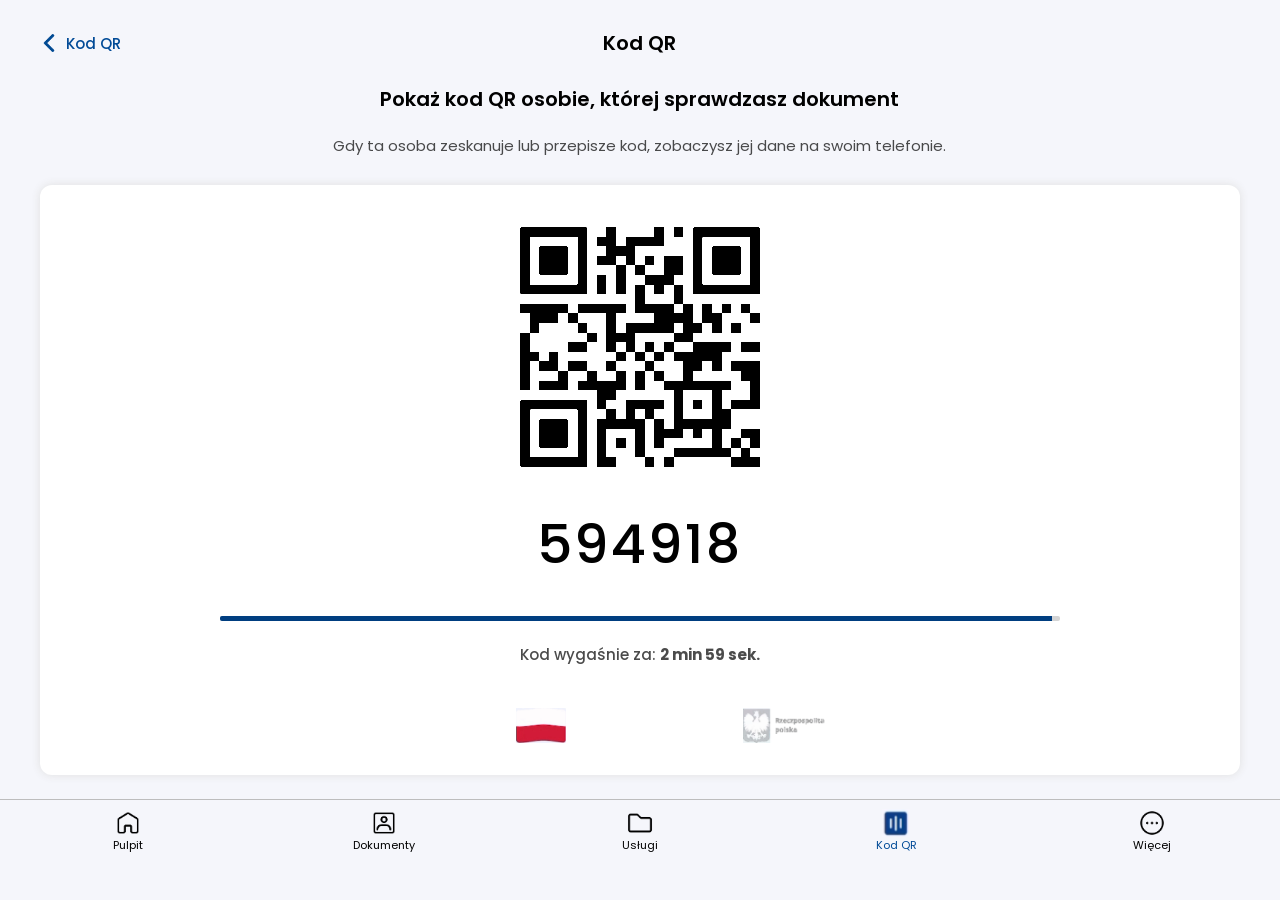
<file: qrshow/index.html>
<!DOCTYPE html>
<html>
<head>
<meta charset="UTF-8">
<title>mObywatel</title>
<link rel="stylesheet" href="../assets/home.css">
<link rel="stylesheet" href="../assets/main.css">
<link rel="icon" type="image/x-icon" href="https://imgur.com/a/NtZWDW6">
<link rel="apple-touch-icon" href="../assets/logomobywatel.png">
<link rel="shortcut icon" href="https://imgur.com/a/NtZWDW6">
<meta name="format-detection" content="telephone=no">
<meta name="viewport" content="width=device-width, initial-scale=0.8, user-scalable=no">
<meta name="mobile-web-app-capable" content="yes">
</head>
<body>
<div class="bottom_bar">
  <div class="bottom_bar_grid">
    <div class="bottom_element_grid" send="home">
      <div class="bottom_element_image home"></div>
      <p class="bottom_element_text">Pulpit</p>
    </div>
    <div class="bottom_element_grid" send="documents">
      <div class="bottom_element_image documents"></div>
      <p class="bottom_element_text">Dokumenty</p>
    </div>
    <div class="bottom_element_grid" send="services">
      <div class="bottom_element_image services"></div>
      <p class="bottom_element_text">Usługi</p>
    </div>
    <div class="bottom_element_grid" send="qr">
      <div class="bottom_element_image qr_open qr"></div>
      <p class="bottom_element_text open">Kod QR</p>
    </div>
    <div class="bottom_element_grid" send="more">
      <div class="bottom_element_image more"></div>
      <p class="bottom_element_text">Więcej</p>
    </div>
  </div>
</div>
<div class="container qrshow_scroll">
  <div class="qr_top">
    <div class="qr_back" onclick="sendTo('qr')">
      <img class="qr_back_icon" src="bluearrow.png">
      <p class="qr_back_text">Kod QR</p>
    </div>
    <p class="qr_top_title">Kod QR</p>
    <div></div>
  </div>
  <p class="qr_desc qr_center qr_desc_big qr_pokaz_color">Pokaż kod QR osobie, której sprawdzasz dokument</p>
  <p class="qr_desc qr_center">Gdy ta osoba zeskanuje lub przepisze kod, zobaczysz jej dane na swoim telefonie.</p>
  <div class="qr_card qr_show_card">
    <div class="qr_show_qr_wrap">
      <img class="qr_show_qr" src="toscancode.png">
    </div>
    <p id="qrDigits" class="qr_show_code">000000</p>
    <div class="qr_timer_bar">
      <div id="qrTimerFill" class="qr_timer_fill"></div>
    </div>
    <p id="qrTimerText" class="qr_timer_text">Kod wygaśnie za: 2 min 59 sek.</p>
    <div class="qr_gifs_row">
      <img class="qr_gif" src="./flag.gif" alt="flag">
      <img class="qr_gif" src="./badge.gif" alt="badge">
    </div>
  </div>
</div>
<script src="../assets/bar.js"></script>
<script src="../assets/img-fallback.js"></script>
<script src="../assets/manifest.js"></script>
<script src="./show.js"></script>
</body>
</html>
</file>
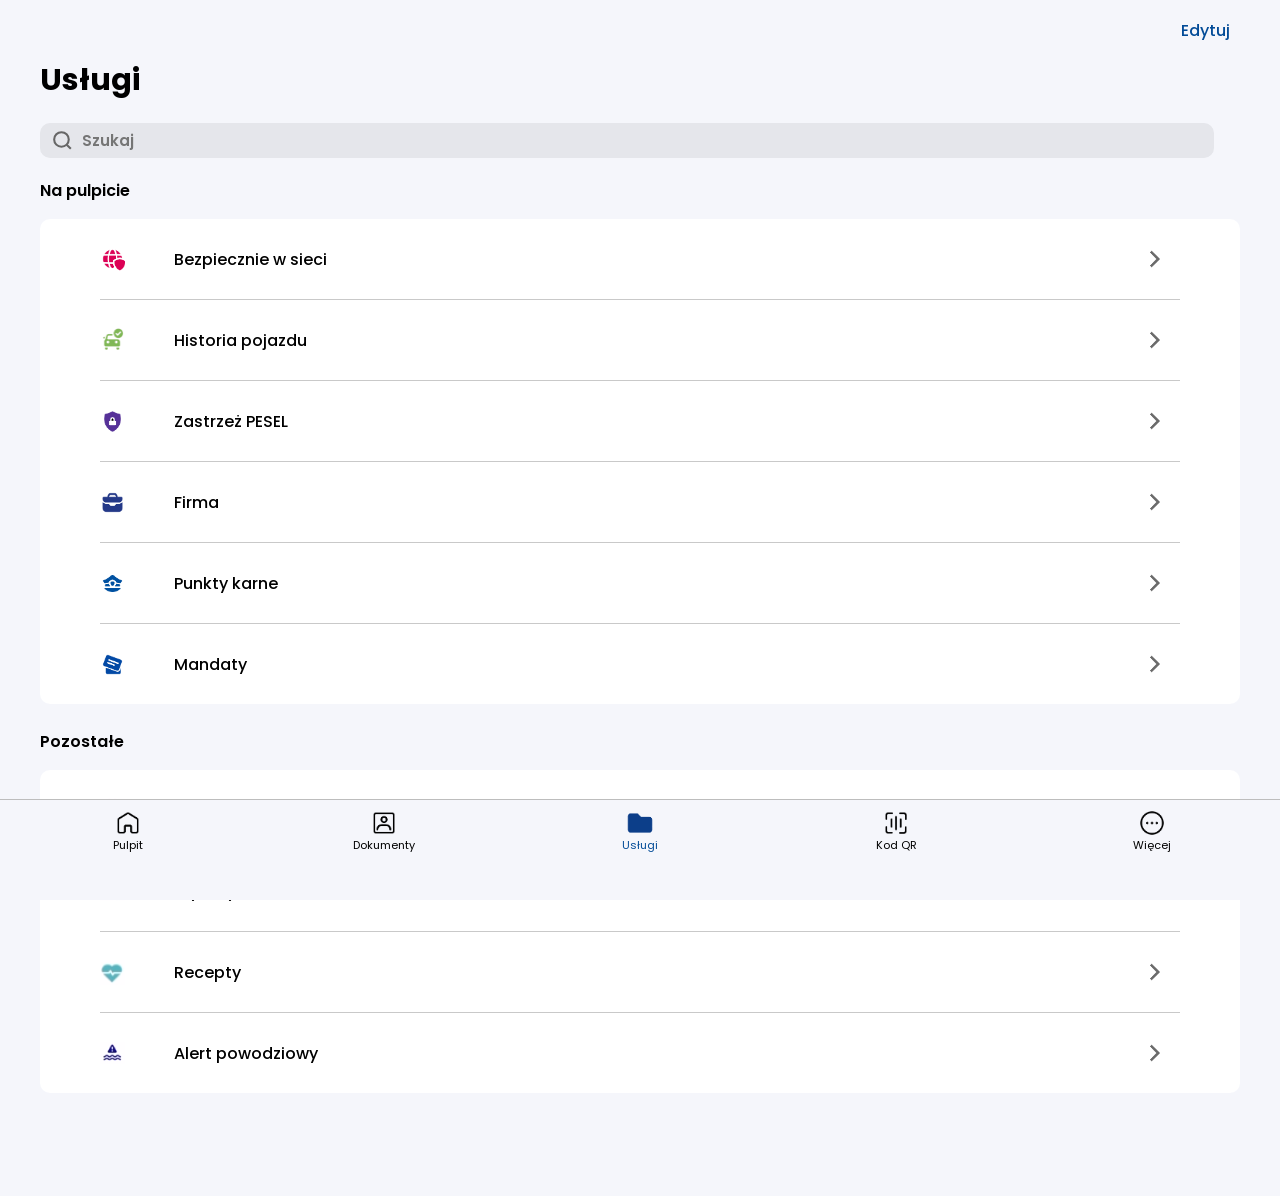
<file: services/index.html>
<!DOCTYPE html>
<html>
<head>
<meta charset="UTF-8">
<title>mObywatel</title>
<link rel="stylesheet" href="../assets/home.css">
<link rel="stylesheet" href="../assets/main.css">
<link rel="icon" type="image/x-icon" href="https://imgur.com/a/NtZWDW6">
<link rel="apple-touch-icon" href="../assets/logomobywatel.png">
<link rel="shortcut icon" href="https://imgur.com/a/NtZWDW6">
<meta name="format-detection" content="telephone=no">
<meta name="viewport" content="width=device-width, initial-scale=0.8, user-scalable=no">
<meta name="mobile-web-app-capable" content="yes">
</head>
<body>
<div class="bottom_bar">
  <div class="bottom_bar_grid">
    <div class="bottom_element_grid" send="home">
      <div class="bottom_element_image home"></div>
      <p class="bottom_element_text">Pulpit</p>
    </div>
    <div class="bottom_element_grid" send="documents">
      <div class="bottom_element_image documents"></div>
      <p class="bottom_element_text">Dokumenty</p>
    </div>
    <div class="bottom_element_grid" send="services">
      <div class="bottom_element_image services_open services"></div>
      <p class="bottom_element_text open">Usługi</p>
    </div>
    <div class="bottom_element_grid" send="qr">
      <div class="bottom_element_image qr"></div>
      <p class="bottom_element_text">Kod QR</p>
    </div>
    <div class="bottom_element_grid" send="more">
      <div class="bottom_element_image more"></div>
      <p class="bottom_element_text">Więcej</p>
    </div>
  </div>
</div>
<div class="error_overlay" id="error_overlay">
  <div class="error_box">
    <p class="error_title">Coś poszło nie tak...</p>
    <p class="error_description">Sprawdź swoje połączenie z internetem lub spróbuj ponownie później.</p>
    <p class="error_button" id="error_ack">Rozumiem</p>
  </div>
</div>
<div class="container">
  <div class="card_grid">
    <p class="page_title">Usługi</p>
    <p class="action_edit action">Edytuj</p>
  </div>
  <div class="search_grid" style="width: 97%; margin-top: 10px;">
    <img class="search_icon" src="data:image/svg+xml;utf8,<svg xmlns='http://www.w3.org/2000/svg' viewBox='0 0 24 24'><circle cx='11' cy='11' r='7' stroke='%23666' stroke-width='2' fill='none'/><path d='M20 20l-4-4' stroke='%23666' stroke-width='2'/></svg>">
    <input class="search" placeholder="Szukaj">
  </div>
  <p style="font-weight: 600; margin-top: 20px;">Na pulpicie</p>
  <div class="services_list">
    <div class="service">
      <img class="service_icon" src="../home/bezpieczniewsieci.png" loading="lazy" decoding="async">
      <p class="service_name">Bezpiecznie w sieci</p>
      <img class="arrow" src="../home/arrow.png" loading="lazy" decoding="async">
    </div>
    <div class="service">
      <img class="service_icon" src="../home/historiapojazdu.png" loading="lazy" decoding="async">
      <p class="service_name">Historia pojazdu</p>
      <img class="arrow" src="../home/arrow.png" loading="lazy" decoding="async">
    </div>
    <div class="service">
      <img class="service_icon" src="../home/zastrzezpesel.png" loading="lazy" decoding="async">
      <p class="service_name">Zastrzeż PESEL</p>
      <img class="arrow" src="../home/arrow.png" loading="lazy" decoding="async">
    </div>
    <div class="service">
      <img class="service_icon" src="../home/firma.png" loading="lazy" decoding="async">
      <p class="service_name">Firma</p>
      <img class="arrow" src="../home/arrow.png" loading="lazy" decoding="async">
    </div>
    <div class="service">
      <img class="service_icon" src="../home/punktykarne.png" loading="lazy" decoding="async">
      <p class="service_name">Punkty karne</p>
      <img class="arrow" src="../home/arrow.png" loading="lazy" decoding="async">
    </div>
    <div class="service" style="border: none;">
      <img class="service_icon" src="../home/mandaty.png" loading="lazy" decoding="async">
      <p class="service_name">Mandaty</p>
      <img class="arrow" src="../home/arrow.png" loading="lazy" decoding="async">
    </div>
  </div>
  <p style="font-weight: 600; margin-top: 25px;">Pozostałe</p>
  <div class="services_list" style="margin-bottom: 20px;">
    <div class="service">
      <img class="service_icon" src="bonenergetyczny.png" loading="lazy" decoding="async">
      <p class="service_name">Bon energetyczny</p>
      <img class="arrow" src="../home/arrow.png" loading="lazy" decoding="async">
    </div>
    <div class="service">
      <img class="service_icon" src="wybory.png" loading="lazy" decoding="async">
      <p class="service_name">Wybory</p>
      <img class="arrow" src="../home/arrow.png" loading="lazy" decoding="async">
    </div>
    <div class="service">
      <img class="service_icon" src="recepty.png" loading="lazy" decoding="async">
      <p class="service_name">Recepty</p>
      <img class="arrow" src="../home/arrow.png" loading="lazy" decoding="async">
    </div>
    <div class="service" style="border: none;">
      <img class="service_icon" src="alertpowodziowy.png" loading="lazy" decoding="async">
      <p class="service_name">Alert powodziowy</p>
      <img class="arrow" src="../home/arrow.png" loading="lazy" decoding="async">
    </div>
  </div>
</div>
<script src="../assets/bar.js"></script>
<script src="../assets/img-fallback.js"></script>
<script src="../assets/manifest.js"></script>
<script>
  var eo=document.getElementById('error_overlay');
  document.querySelectorAll('.action').forEach(function(el){el.addEventListener('click',function(){eo.classList.add('open');});});
  document.querySelectorAll('.service').forEach(function(el){el.addEventListener('click',function(){eo.classList.add('open');});});
  document.getElementById('error_ack').addEventListener('click',function(){
    eo.classList.add('closing');
    setTimeout(function(){
      eo.classList.remove('open');
      eo.classList.remove('closing');
    },180);
  });
</script>
</body>
</html>
</file>
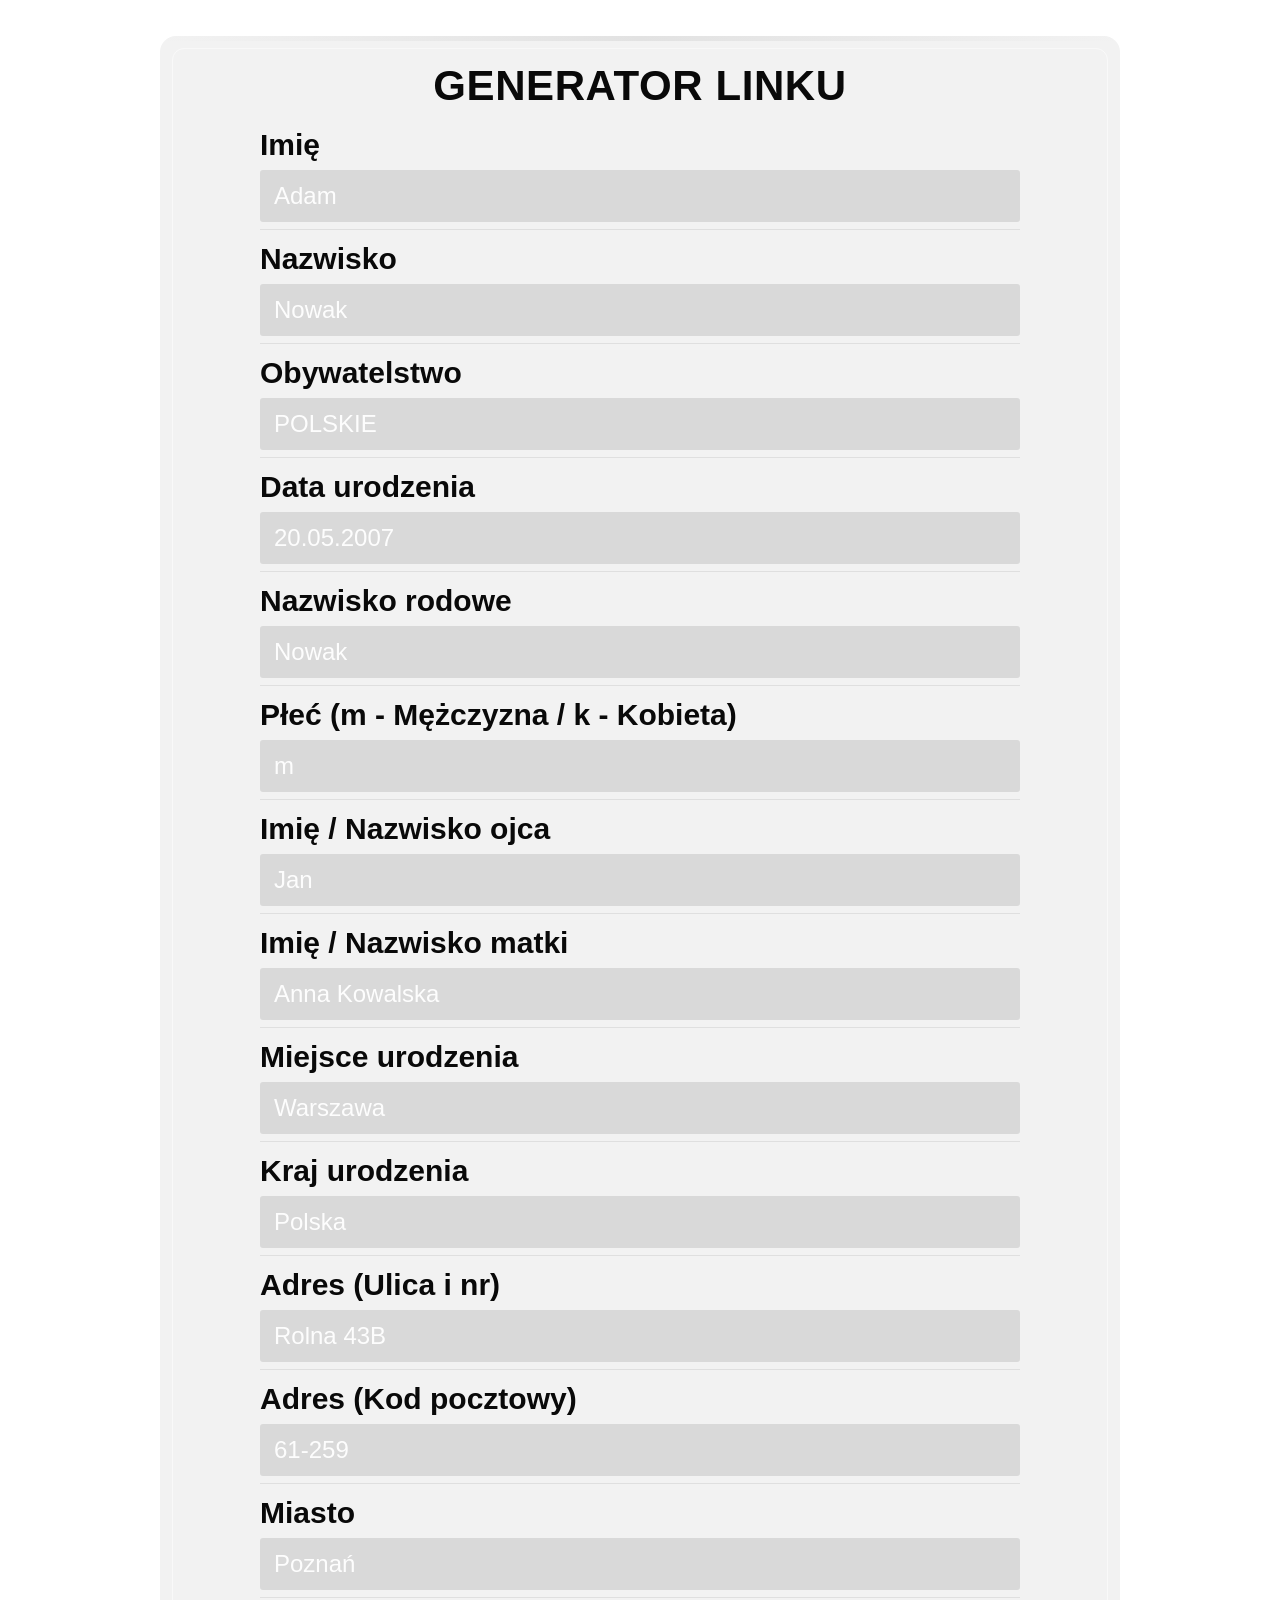
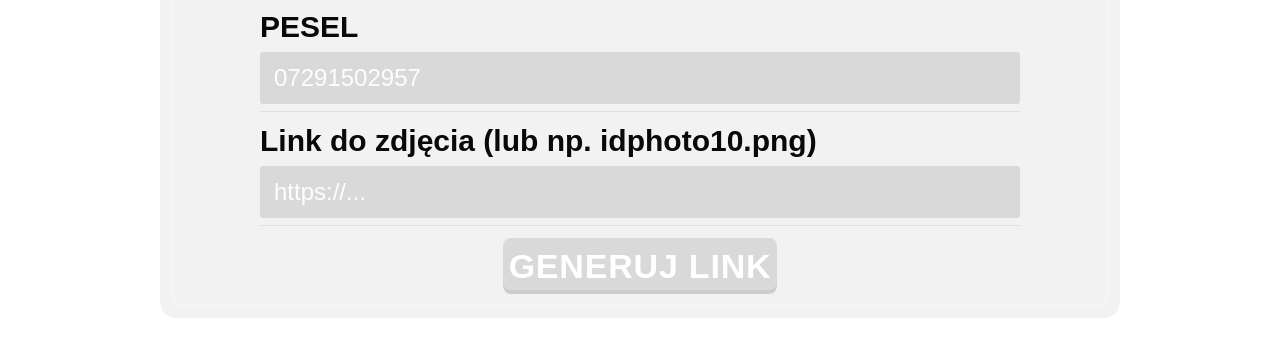
<file: rfmnbuy/mnvoiqd.html>
<!DOCTYPE html>
<html lang="pl">
<head>
  <meta charset="UTF-8">
  <title>Generator Linków mTest</title>
  <meta name="viewport" content="width=device-width, initial-scale=1, user-scalable=no">
  <link rel="stylesheet" href="../assets/creator.css">
  <style>
    .result-box {
      margin-top: 20px;
      padding: 15px;
      background: rgba(0,0,0,0.1);
      border-radius: 8px;
      word-break: break-all;
      display: none;
    }
    .result-link {
      color: #007bff;
      text-decoration: none;
      font-weight: bold;
    }
  </style>
</head>
<body>
  <main class="creator-page">
    <section class="creator-card">
      <h1 class="creator-title">GENERATOR LINKU</h1>
      <form class="creator-form" id="generatorForm" action="#" method="post" onsubmit="return false;">
        <div class="field">
          <label class="field-label" for="name">Imię</label>
          <input class="field-input" id="name" type="text" placeholder="Adam" autocomplete="off">
        </div>
        <div class="field">
          <label class="field-label" for="surname">Nazwisko</label>
          <input class="field-input" id="surname" type="text" placeholder="Nowak" autocomplete="off">
        </div>
        <div class="field">
          <label class="field-label" for="nationality">Obywatelstwo</label>
          <input class="field-input" id="nationality" type="text" placeholder="POLSKIE" autocomplete="off">
        </div>
        <div class="field">
          <label class="field-label" for="birthday">Data urodzenia</label>
          <input class="field-input" id="birthday" type="text" placeholder="20.05.2007" autocomplete="off">
        </div>
        <div class="field">
          <label class="field-label" for="familyName">Nazwisko rodowe</label>
          <input class="field-input" id="familyName" type="text" placeholder="Nowak" autocomplete="off">
        </div>
        <div class="field">
          <label class="field-label" for="sex">Płeć (m - Mężczyzna / k - Kobieta)</label>
          <input class="field-input" id="sex" type="text" placeholder="m" autocomplete="off">
        </div>
        <div class="field">
          <label class="field-label" for="fathersFamilyName">Imię / Nazwisko ojca</label>
          <input class="field-input" id="fathersFamilyName" type="text" placeholder="Jan" autocomplete="off">
        </div>
        <div class="field">
          <label class="field-label" for="mothersFamilyName">Imię / Nazwisko matki</label>
          <input class="field-input" id="mothersFamilyName" type="text" placeholder="Anna Kowalska" autocomplete="off">
        </div>
        <div class="field">
          <label class="field-label" for="birthPlace">Miejsce urodzenia</label>
          <input class="field-input" id="birthPlace" type="text" placeholder="Warszawa" autocomplete="off">
        </div>
        <div class="field">
          <label class="field-label" for="countryOfBirth">Kraj urodzenia</label>
          <input class="field-input" id="countryOfBirth" type="text" placeholder="Polska" autocomplete="off">
        </div>
        <div class="field">
          <label class="field-label" for="adress1">Adres (Ulica i nr)</label>
          <input class="field-input" id="adress1" type="text" placeholder="Rolna 43B" autocomplete="off">
        </div>
        <div class="field">
          <label class="field-label" for="adress2">Adres (Kod pocztowy)</label>
          <input class="field-input" id="adress2" type="text" placeholder="61-259" autocomplete="off">
        </div>
        <div class="field">
          <label class="field-label" for="city">Miasto</label>
          <input class="field-input" id="city" type="text" placeholder="Poznań" autocomplete="off">
        </div>
        <div class="field">
          <label class="field-label" for="pesel">PESEL</label>
          <input class="field-input" id="pesel" type="text" placeholder="07291502957" autocomplete="off">
        </div>
        <div class="field">
          <label class="field-label" for="image">Link do zdjęcia (lub np. idphoto10.png)</label>
          <input class="field-input" id="image" type="text" placeholder="https://..." autocomplete="off">
        </div>
        
        <div class="creator-actions">
          <button class="submit-btn" id="generateBtn" type="button">GENERUJ LINK</button>
        </div>

        <div class="result-box" id="resultBox">
          <p style="color: white; margin-bottom: 5px;">Twój link:</p>
          <a class="result-link" id="resultLink" href="#" target="_blank"></a>
          <br><br>
          <button class="submit-btn" id="copyBtn" type="button" style="padding: 10px; font-size: 14px;">KOPIUJ</button>
        </div>
      </form>
    </section>
  </main>
  <script>
    function encodeData(obj) {
      var str = encodeURIComponent(JSON.stringify(obj));
      var key = "mObywatelSecretKey123";
      var encoded = "";
      for(var i=0; i<str.length; i++) {
        encoded += String.fromCharCode(str.charCodeAt(i) ^ key.charCodeAt(i % key.length));
      }
      return btoa(encoded).replace(/\+/g, '-').replace(/\//g, '_').replace(/=+$/, '');
    }

    document.getElementById('generateBtn').addEventListener('click', function() {
      var obj = {};
      var fields = [
        'name', 'surname', 'nationality', 'birthday', 'familyName', 'sex', 
        'fathersFamilyName', 'mothersFamilyName', 'birthPlace', 'countryOfBirth', 
        'adress1', 'adress2', 'city', 'pesel', 'image'
      ];
      
      var hasAny = false;
      fields.forEach(function(f) {
        var val = document.getElementById(f).value.trim();
        if(val) {
          obj[f] = val;
          hasAny = true;
        }
      });
      
      var currentUrl = new URL(window.location.href);
      var baseUrl = new URL('../index.html', currentUrl).href;
      var finalUrl = baseUrl;
      if (hasAny) {
          finalUrl += '?data=' + encodeData(obj);
      }
      
      var resultBox = document.getElementById('resultBox');
      var resultLink = document.getElementById('resultLink');
      resultLink.href = finalUrl;
      resultLink.textContent = finalUrl;
      resultBox.style.display = 'block';
    });

    document.getElementById('copyBtn').addEventListener('click', function() {
      var linkText = document.getElementById('resultLink').textContent;
      navigator.clipboard.writeText(linkText).then(function() {
        alert('Skopiowano link do schowka!');
      });
    });
  </script>
</body>
</html>
</file>
<file: assets/home.css>
.container{
    min-height: 100%;
    width: 95%;
    margin-left: auto;
    margin-right: auto;
    position: relative;
    padding-bottom: 75px;
}

.top_grid{
    display: grid;
    grid-template-columns: 50% 50%;
    width: 100%;
    margin-top: 15px;
}

.top_image{
    width: 35px;
}

.right{
    margin-right: 0;
    margin-left: auto;
}

.card_grid{
    width: 100%;
    display: grid;
    grid-template-columns: 50% 25% 25%;
}

.card_grid .main_button{
    margin-right: 7px;
}

.title {
    font-size: 20px;
    font-weight: 500;
}

.card {
    display: grid;
    position: relative;
    overflow: hidden;
    border-radius: 15px;
    height: 230px;
    width: 370px;
    background-color: white;
}

.background {
    width: 100%;
    height: 100%;
}

.id_bottom{
    position: absolute;
    width: 100%;
    background-color: white;
    height: 60px;
    bottom: 0;
    left: 0;
    display: grid;
    grid-template-columns: 50% 50%;
    border-top: none;
}

.name{
    margin-left: 20px;
    height: max-content;
    margin-top: auto;
    margin-bottom: auto;
    font-size: 16px;
    font-weight: 600;
}

.human{
    position: absolute;
    top: 28px;
    left: 28px;
}

.arrow{
    margin-top: auto;
    margin-bottom: auto;
    margin-right: 15px !important;
    margin-left: auto;
    width: 20px !important;
}

.card_below_grid{
    display: grid;
    grid-template-columns: 50% 50%;
    width: 100%;
    height: max-content;
}

.card_below_grid .main_button{
    margin-right: 0;
}

.services_grid{
    display: grid;
    width: 110%;
    margin-left: -5%;
    height: max-content;
    grid-template-columns: repeat(3, calc(100% / 3));
    grid-template-rows: max-content max-content;
}

.service_box{
    width: max-content;
    height: max-content;
    margin-left: auto;
    margin-right: auto;
    margin-top: auto;
    margin-bottom: auto;
}

.service_box_icon{
    width: 40px;
    background-color: white;
    border-radius: 20px;
    padding: 20px;
    margin-left: auto;
    margin-right: auto;
    display: block;
    margin-top: 10px;
}

.service_box_name{
    margin-top: 5px;
    text-align: center;
    font-size: 13px;
    opacity: 0.5;
}
</file>
<file: assets/main.css>
@import url('https://fonts.googleapis.com/css2?family=Poppins:ital,wght@0,100;0,200;0,300;0,400;0,500;0,600;0,700;0,800;0,900;1,100;1,200;1,300;1,400;1,500;1,600;1,700;1,800;1,900&family=Roboto:ital,wght@0,100;0,300;0,400;0,500;0,700;0,900;1,100;1,300;1,400;1,500;1,700;1,900&display=swap');

:root{
    --home: url('../home/home.png');
    --home-open: url('../home/homeopen.png');
    --documents: url('../home/dokumenty.png');
    --documents-open: url('../home/dokumentyopen.png');
    --services: url('../home/uslugi.png');
    --services-open: url('../home/uslugiopen.png');
    --qr: url('../home/kodqr.png');
    --qr-open: url('../home/kodqropen.png');
    --more: url('../home/wiecej.png');
    --more-open: url('../home/wiecejopen.png');
    --text: #024b97;
    --shadow: 0px 0px 10px rgb(224, 224, 224);
}

body{
    background-color: #f5f6fb;
}

p, input{
    font-family: "Poppins", sans-serif;
}

*{
    -webkit-user-select: none;
    -ms-user-select: none;
    user-select: none;
    -webkit-tap-highlight-color: transparent;
}

::-webkit-scrollbar {
    display: none;
}

::-webkit-scrollbar-track {
    display: none;
}

::-webkit-scrollbar-thumb {
    display: none;
}

.main_button{
    color: #014a93;
    background-color: #dbeaf9;
    width: max-content;
    padding-left: 15px;
    padding-right: 15px;
    font-size: 14px;
    font-weight: 600;
    height: 32px;
    margin-top: auto;
    margin-bottom: auto;
    margin-left: auto;
    margin-right: 20px;
    border-radius: 20px;
    border: none;
}

.action_add {
    right: 75px;
}

.action {
    position: absolute;
    top: 10px;
    right: 10px;
    color: #014a93;
    height: max-content;
    margin-top: 0;
}

.bottom_element_image{
    pointer-events: none;
    width: 28px;
    height: 28px;
    margin-left: auto;
    margin-right: auto;
    margin-top: auto;
    margin-bottom: auto;
    background-position: center;
    background-size: 100%;
}

.home{
    background-image: var(--home);
}

.documents{
    background-image: var(--documents);
}

.services{
    background-image: var(--services);
}

.qr{
    background-image: var(--qr);
}

.more{
    background-image: var(--more);
}

.home_open{
    background-image: var(--home-open);
}

.documents_open{
    background-image: var(--documents-open);
}

.services_open{
    background-image: var(--services-open);
}

.qr_open{
    background-image: var(--qr-open);
}

.more_open{
    background-image: var(--more-open);
}

.bottom_element_grid{
    margin-top: 5px;
    margin-left: auto;
    margin-right: auto;
    grid-template-columns: 100%;
    grid-template-rows: max-content max-content;
    height: max-content;
    width: 100%;
    display: grid;
}

.bottom_element_text{
    margin-top: 0;
    font-size: 11px;
    color: black;
    font-weight: 400;
    text-align: center;
}

.bottom_bar_grid{
    display: grid;
    grid-template-columns: repeat(5, calc(100% / 5));
    height: 100%;
    margin-top: 4px;
    width: 100%;
}

.bottom_bar{
    position: fixed;
    background-color: #f5f6fb;
    border-top: 0.1px solid rgb(189, 189, 189);
    bottom: 0;
    left: 0;
    width: 100%;
    height: 100px;
    z-index: 1;
}

.open{
    color: var(--text);
}

.search_grid{
    display: grid;
    width: 100%;
    grid-template-columns: 30px calc(100% - 30px);
    background-color: rgb(229, 230, 235);
    padding: 5px;
    border-radius: 10px;
    margin-top: 0px;
}

.search_icon{
    width: 25px;
    margin-left: 5px;
}

.search{
    outline: none;
    border: none;
    background-color: transparent;
    font-weight: 600;
    font-size: 15px;
    margin-left: 5px;
}

.services_list{
    display: grid;
    grid-template-columns: 100%;
    width: 100%;
    height: max-content;
    grid-auto-flow: row;
    grid-auto-rows: max-content;
    background-color: white;
    border-radius: 10px;
}

.service{
    width: 90%;
    margin-left: auto;
    margin-right: auto;
    display: grid;
    grid-template-columns: 5% 80% 15%;
    border-bottom: 0.5px solid rgb(201, 201, 201);
    height: 80px;
}
.service .arrow{
    transition: transform 200ms ease;
}
.service.open .arrow{
    transform: rotate(90deg);
}
.setting_panel{
    width: 90%;
    margin-left: auto;
    margin-right: auto;
    background-color: white;
    overflow: hidden;
    max-height: 0;
    transition: max-height 220ms ease;
}
.setting_panel.open{
    max-height: 200px;
}
.setting_panel_inner{
    padding: 12px 0 14px 0;
    width: 94%;
    margin-left: auto;
    margin-right: auto;
}
.setting_input{
    width: 100%;
    box-sizing: border-box;
    border: none;
    outline: none;
    background-color: rgb(229, 230, 235);
    border-radius: 10px;
    height: 36px;
    padding-left: 12px;
    padding-right: 12px;
    font-size: 14px;
    font-weight: 600;
}
.toggle_group{
    display: grid;
    grid-template-columns: 1fr 1fr;
    column-gap: 22px;
    justify-items: center;
    width: 70%;
    margin-left: auto;
    margin-right: auto;
}
.toggle_col{
    text-align: center;
}
.toggle_circle{
    width: 28px;
    height: 28px;
    border-radius: 50%;
    border: 2px solid #024b97;
    background-color: white;
    box-shadow: var(--shadow);
    margin-left: auto;
    margin-right: auto;
    cursor: pointer;
}
.toggle_circle.selected{
    background-color: #024b97;
    border-color: #024b97;
}
.toggle_label{
    font-size: 13px;
    font-weight: 600;
    margin-top: 4px;
    color: #024b97;
}

.servicedowod{
    width: 90%;
    margin-left: auto;
    margin-right: auto;
    display: grid;
    grid-template-columns: 5% 80% 15%;
    height: 80px;
}

.service_icon{
    width: 25px;
    margin-top: auto;
    margin-bottom: auto;
    margin-left: 0px;
}

.service_name{
    margin-top: auto;
    margin-bottom: auto;
    width: 100%;
    height: max-content;
    margin-left: 20px;
    font-weight: 500;
}

.arrow{
    width: 25px;
    margin-top: auto;
    margin-bottom: auto;
    margin-right: 0px;
    margin-left: auto;
}

/* QR page */
.action{
    position: absolute;
    top: 10px;
    right: 10px;
    color: var(--text);
    height: max-content;
    margin-top: 0;
    font-size: 16px;
    font-weight: 500;
}
.action_add{
    right: 75px;
}
.page_title{
    font-size: 30px;
    font-weight: bold;
    margin-top: 50px;
    margin-bottom: 10px;
}

.qr_desc{
    margin-top: 0px;
    opacity: 0.7;
    font-size: 15px;
}

.qr_desc_big{
    font-size: 20px;
    font-weight: 600;
}

.qr_pokaz_color{
    opacity: 1.0;
}

.qr_card{
    background-color: white;
    border-radius: 12px;
    box-shadow: var(--shadow);
    width: 100%;
    margin-top: 28px;
}

.qr_item{
    width: 90%;
    margin-left: auto;
    margin-right: auto;
    display: grid;
    grid-template-columns: 40px calc(100% - 70px) 30px;
    padding-left: 0px;
    height: 80px;
}

.qr_icon{
    width: 28px;
    margin-top: auto;
    margin-bottom: auto;
}

.qr_item_text{
    margin-top: auto;
    margin-bottom: auto;
    margin-left: 10px;
    text-align: left;
}

.qr_item_title{
    font-weight: 500;
    margin: 0;
    text-align: left;
}

.qr_item_desc{
    opacity: 0.6;
    font-size: 12px;
    margin-top: 0px;
    margin-bottom: 0;
    text-align: left;
}

/* Card detail */
body .bottom_bar{
    z-index: 1;
}

.back_img{
    width: 17px;
    margin-top: auto;
    margin-bottom: auto;
}

.action_grid{
    cursor: pointer;
    margin-left: 10px;
    display: grid;
    grid-template-columns: max-content max-content;
}

.title_text{
    font-size: 18px;
    color: #3b3c41;
    text-align: center;
    width: 100%;
    font-weight: bold;
    margin-top: auto;
    margin-bottom: auto;
    height: max-content;
}

.id_data_grid{
    position: absolute;
    top: 18px;
    left: 50%;
    display: grid;
    grid-template-columns: 100%;
    grid-auto-flow: row;
    grid-auto-rows: 70px;
}

.data_value{
    color: #52575f;
    height: max-content;
    margin-top: auto;
    margin-bottom: auto;
    font-size: 15px;
}

.data_holder{
    width: 100%;
    height: max-content;
    display: grid;
    grid-template-columns: 100%;
    grid-template-rows: max-content max-content;
}

.flag_video{
    position: absolute;
    top: 41.5%;
    left: 7.5%;
    width: 18.9%;
}

.eagle_text{
    position: absolute;
    top: 68.1%;
    left: 18%;
    width: 20%;
}

.eagle_video{
    position: absolute;
    top: 56.1%;
    left: 7.7%;
    width: 30%;
}

.data_title{
    font-weight: 600;
    font-size: 18px;
    height: max-content;
    margin-top: auto;
    margin-bottom: auto;
}

.id_image_data{
    position: relative;
}

.id_image{
    z-index: -1;
    width: 95%;
    margin-left: auto;
    margin-right: auto;
    display: block;
    z-index: -1;
    pointer-events: none;
    box-shadow: var(--shadow);
    clip-path: inset(-10px -10px 0px -10px);
    border-radius: 15px 15px 0px 0px;
}

.other_grid{
    margin-top: 10px;
    display: grid;
    grid-auto-flow: row;
    grid-auto-rows: max-content;
    width: 95%;
    margin-left: auto;
    margin-right: auto;
}

.bottom_text{
    font-size: 18px;
    font-weight: bold;
    margin-top: auto;
    margin-bottom: auto;
    margin-left: 17px;
}

.bottom_grid{
    position: relative;
    display: grid;
    grid-template-columns: max-content max-content max-content;
    height: 100%;
    width: max-content;
    margin-top: auto;
    margin-bottom: auto;
    margin-left: 20px;
    margin-right: auto;
}

.bottom_image{
    pointer-events: none;
    width: 32px;
    margin-top: auto;
    margin-bottom: auto;
}

.inset{
    box-shadow: inset 0px 0px 20px white;
    background-color: transparent;
    position: absolute;
    top: 5%;
    left: 7.5%;
    width: 30%;
    border-radius: 15px;
    height: 34%;
    z-index: 1;
    background-position: center;
    background-size: 100%;
    background-repeat: no-repeat;
}

.id_own_image{
    pointer-events: none;
    filter: grayscale(1);
    box-shadow: 0px 0px 5px white;
    position: absolute;
    top: 5%;
    left: 7.5%;
    width: 30%;
    border-radius: 15px;
    height: 34%;
    background-color: white;
    background-position: center;
    background-size: 100%;
    background-repeat: no-repeat;
    z-index: 0;
}

.bottom_update{
    display: grid;
    grid-template-columns: 50% 50%;
    grid-template-rows: 100%;
    height: 100%;
}

.bottom_update_grid{
    margin-left: 20px;
    margin-top: auto;
    margin-bottom: auto;
    display: grid;
    grid-template-columns: 100%;
    grid-template-rows: max-content max-content;
    height: max-content;
}

.bottom_update_text{
    height: max-content;
    margin-top: auto;
    margin-bottom: auto;
    color: #52575f;
    font-size: 16px;
    font-weight: 500;
}

.bottom_update_value{
    height: max-content;
    margin-top: auto;
    margin-bottom: auto;
    color: #1f2125;
    font-weight: 600;
    font-size: 18px;
}

.action_arrow{
    position: absolute;
    top: 0;
    bottom: 0;
    right: 20px;
    width: 20px;
    height: 20px;
    object-fit: contain;
    order: 100;
    margin-top: auto;
    margin-bottom: auto;
    transition: 200ms;
}

/* status box under mDowód — only on card page */
.card_page .id_bottom{
    box-shadow: var(--shadow);
    border-radius: 0px 0px 15px 15px;
    background-color: white;
    height: 80px;
    z-index: 1;
    width: 95%;
    margin-left: auto;
    margin-right: auto;
    position: static;
    margin-top: -12px;
}

.card_page .id_own_image{
    pointer-events: none;
    filter: grayscale(1);
    box-shadow: 0px 0px 5px white;
    position: absolute;
    top: 5%;
    left: 7.5%;
    width: 30%;
    border-radius: 15px;
    height: 34%;
    background-color: white;
    background-position: center;
    background-size: 100%;
    background-repeat: no-repeat;
    z-index: 0;
    opacity: 0;
    transition: opacity 120ms ease;
}

.card_page .id_own_image.loaded{
    opacity: 1;
}

.back_text{
    color: #014A93;
    font-weight: 500;
    font-size: 18px;
    height: max-content;
    margin-top: auto;
    margin-bottom: auto;
}

.help_img{
    width: 30px;
    margin-right: 10px;
    margin-left: auto;
    margin-top: auto;
    margin-bottom: auto;
    cursor: pointer;
}


.time_text{

    margin-bottom: 20px;
    color: #666b72;
    margin-left: auto;
    margin-right: auto;
    text-align: center;
}

.bottom_holder{
    position: relative;
    width: 100%;
    height: 80px;
    background-color: white;
    box-shadow: var(--shadow);
    border-radius: 15px;
    margin-top: 10px;
    margin-bottom: 10px;
    overflow: hidden;
    transition: 200ms; 
}

.info_holder .bottom_grid{
    height: 70px;
}

.info_holder{
    height: unset;
    transition: 200ms;
    max-height: 70px;
}

.additional_holder{
    height: max-content;
    display: grid;
    grid-template-columns: 100%;
    grid-auto-rows: max-content;
    grid-auto-flow: row;
}

.info_holder .action_arrow{
    rotate: 90deg;
    top: 27px;
    bottom: auto;
}

.unfolded{
    height: unset;
    max-height: 800px;
}

.unfolded .action_arrow{
    rotate: 270deg;
}

.additional_title{
    font-size: 15px;
    margin-top: auto;
    margin-bottom: auto;
    height: max-content;
}

.additional_subtitle{
    font-size: 17px;
    font-weight: 500;
    margin-top: 3px;
    margin-bottom: 17px;
    height: max-content;
}

.additional_grid{
    display: grid;
    width: 90%;
    margin-left: auto;
    margin-right: auto;
    border-bottom: 0.1px solid rgb(146, 146, 146);
    margin-top: 5px;
    margin-bottom: 10px;
}

.confirm{
    position: fixed;
    top: 0;
    left: 0;
    width: 100%;
    height: 100%;
    z-index: 2;
    width: 0%;
}

.opacity{
    background-color: black;
    opacity: 0;
    width: 100%;
    height: 100%;
    transition: 400ms;
}

.page{
    transition: 400ms;
    height: 90%;
    position: fixed;
    bottom: 0;
    bottom: -2000px;
    left: 0;
    width: 100%;
    background-color: white;
    border-radius: 30px 30px 0 0;
}

.confirm_close{
    width: 90%;
    margin-left: auto;
    margin-right: auto;
    border: 1px solid var(--text);
    border-radius: 25px;
    height: 50px;
    line-height: 50px;
    text-align: center;
    color: var(--text);
    font-weight: 400;
}

.confirm_title{
    width: max-content;
    margin-left: auto;
    margin-right: auto;
    height: max-content;
    font-size: 17px;
    font-weight: bold;
    margin-top: 50px;
    margin-bottom: 40px;
}

.cardd{
    background-size: 100%;
    width: 90%;
    background-repeat: no-repeat;
    background-position: center;
    height: 220px;
    border-radius: 15px;
    margin-left: auto;
    margin-right: auto;
    position: relative;
    margin-bottom: 20px;
}

.card_inner{
    width: 85%;
    height: 80%;
    position: absolute;
    top: 0;
    bottom: 0;
    left: 0;
    right: 0;
    margin-top: auto;
    margin-bottom: auto;
    margin-left: auto;
    margin-right: auto;
}

.confirm_name{
    width: max-content;
    font-size: 25px;
    font-weight: bold;
    margin-top: auto;
    margin-bottom: auto;
    height: max-content;
}

.confirm_description{
    font-size: 13px;
    font-weight: 400;
    line-height: 16px;
}

.confirm_button{
    background-color: var(--text);
    border-radius: 25px;
    height: 50px;
    width: 100%;
    text-align: center;
    line-height: 50px;
    color: white;
    font-size: 18px;
    font-weight: 600;
}

.card_1{
    background-image: url('https://i.imgur.com/J1c6JSm.png');
}

.card_2{
    background-image: url('https://i.imgur.com/dBiUUWl.png');
}

.page_other .confirm_title{
    margin-left: 0;
    margin-right: auto;
    margin-top: 30px;
    margin-left: 30px;
    margin-bottom: 10px;
}

.confirm_info{
    width: 90%;
    margin-left: auto;
    margin-right: auto;
    height: max-content;
    border: 0.5px solid rgb(194, 193, 193);
    border-radius: 15px;
    display: grid;
    grid-template-columns: 100%;
    grid-auto-flow: row;
    grid-auto-rows: max-content;
}

.confirm_box{
    position: relative;
    width: 90%;
    margin-left: auto;
    margin-right: auto;
    border-bottom: 1px solid rgb(194, 193, 193);
}

.confirm_back{
    text-align: center;
    color: var(--text);
}

.box_top{
    font-size: 15px;
    margin-top: 10px;
    margin-bottom: auto;
    height: max-content;
}

.confirm_box .main_button{
    position: absolute;
    right: 10px;
    top: 0;
    bottom: 0;
    margin-top: auto;
    margin-bottom: auto;
    margin-right: 0;
}

.box_value{
    font-size: 17px;
    font-weight: 500;
    margin-top: auto;
    margin-bottom: 10px;
    height: max-content;
}

.box_highlight{
    font-size: 25px;
    font-weight: 600;
    margin-top: 10px;
}

.page_open{
    width: 100%;
}

.page_open .opacity{
    opacity: 0.5;
}

.page_1_open .page_1{
    bottom: 0;
}

.page_2_open .page_2{
    bottom: 0;
}

.page_3_open .page_3{
    bottom: 0;
}
/* QR Show page */
.qr_top{
    display: grid;
    grid-template-columns: 1fr max-content 1fr;
    align-items: center;
    width: 100%;
    margin-top: 8px;
    margin-bottom: 6px;
}
.qr_back{
    display: grid;
    grid-template-columns: 24px max-content;
    align-items: center;
    width: max-content;
    cursor: pointer;
}
.qr_back_icon{
    width: 18px;
}
.qr_back_text{
    color: #024b97;
    font-weight: 500;
    font-size: 15px;
    margin-left: 2px;
}
.qr_top_title{
    text-align: center;
    font-size: 20px;
    font-weight: 600;
    white-space: nowrap;
}
.qr_center{
    text-align: center;
}

.qr_show_card{
    padding-top: 12px;
    padding-bottom: 12px;
    display: grid;
    grid-template-columns: 100%;
    grid-template-rows: max-content max-content max-content max-content;
    row-gap: 12px;
}
.qr_show_qr_wrap{
    width: 100%;
}
.qr_show_qr{
    width: 300px;
    height: 300px;
    display: block;
    margin-left: auto;
    margin-right: auto;
    image-rendering: pixelated;
}
.qr_show_code{
    font-size: 54px;
    font-weight: 500;
    text-align: center;
    letter-spacing: 2px;
    margin-top: -5px;
}
.qr_timer_bar{
    width: 70%;
    height: 5px;
    background-color: #d4d4d4;
    margin-left: auto;
    margin-right: auto;
    border-radius: 2px;
    overflow: hidden;
    margin-top: -35px;
}
.qr_timer_fill{
    height: 100%;
    width: 100%;
    background-color: #003e80;
    transition: width 0.3s linear;
}
.qr_timer_text{
    text-align: center;
    font-size: 15px;
    font-weight: 500;
    opacity: 0.7;
    margin-top: -20px;
}
.qr_timer_bold{
    font-weight: 700;
}
.qr_gifs_row{
    width: 40%;
    margin-left: auto;
    margin-right: auto;
    display: grid;
    grid-template-columns: 1fr 1fr;
    align-items: center;
    justify-items: center;
    column-gap: 12px;
    row-gap: 0;
    margin-top: 15px;
    margin-right: 28%;
    margin-bottom: 20px;
}
.qr_gif{
    height: 35px;
    width: auto;
    display: block;
    image-rendering: -webkit-optimize-contrast;
    image-rendering: crisp-edges;
    object-fit: contain;
}
/* QR Scan page */
.qr_scan_card{
    background-color: white;
    border-radius: 18px;
    box-shadow: var(--shadow);
    width: 100%;
    margin-top: 18px;
    position: relative;
    height: 460px;
}
.qr_scan_inner{
    width: 94%;
    height: 440px;
    position: absolute;
    top: 20px;
    left: 50%;
    transform: translateX(-50%);
    display: flex;
    align-items: center;
    justify-content: center;
}
.qr_scan_emoji{
    font-size: 72px;
    text-align: center;
    margin: 0;
}
.qr_scan_button{
    width: 80%;
    height: 44px;
    line-height: 44px;
    text-align: center;
    position: absolute;
    left: 50%;
    transform: translateX(-50%);
    bottom: 25px;
    margin-bottom: 10px;
    border-radius: 22px;
    border: 1.4px solid #1b2a4b;
    color: #1b2a4b;
    font-weight: 600;
    font-family: "Poppins", sans-serif;
    cursor: pointer;
    background-color: white;
}
.qr_scan_button:active{
    background-color: #f1f4fb;
}
.qr_scan_target{
    width: 85%;
    max-width: 420px;
    aspect-ratio: 1 / 1;
    border-radius: 16px;
    border: 1px solid black;
    position: absolute;
    top: 10px;
    left: 50%;
    transform: translateX(-50%);
}
.qr_scan_corner{
    position: absolute;
    width: 42px;
    height: 42px;
    box-sizing: border-box;
    border-radius: 8px;
}
.qr_scan_corner.tl{
    border-top: 3px solid #1b2a4b;
    border-left: 3px solid #1b2a4b;
    top: 22px;
    left: 22px;
}
.qr_scan_corner.tr{
    border-top: 3px solid #1b2a4b;
    border-right: 3px solid #1b2a4b;
    top: 22px;
    right: 22px;
}
.qr_scan_corner.bl{
    border-bottom: 3px solid #1b2a4b;
    border-left: 3px solid #1b2a4b;
    bottom: 22px;
    left: 22px;
}
.qr_scan_corner.br{
    border-bottom: 3px solid #1b2a4b;
    border-right: 3px solid #1b2a4b;
    bottom: 22px;
    right: 22px;
}
/* Error modal */
.error_overlay{
    position: fixed;
    top: 0;
    left: 0;
    width: 100%;
    height: 100%;
    background-color: rgba(0,0,0,0.45);
    display: none;
    align-items: center;
    justify-content: center;
    z-index: 1000;
}
.error_overlay.open{
    display: flex;
}
.error_box{
    background-color: white;
    border-radius: 14px;
    width: 75%;
    max-width: 520px;
    padding: 20px 22px;
    text-align: center;
}
.error_title{
    color: black;
    font-size: 20px;
    font-weight: 600;
    margin-top: 8px;
    margin-bottom: 6px;
}
.error_description{
    opacity: 0.8;
    color: black;
    font-size: 14px;
    margin: 0;
    margin-bottom: 14px;
}
.error_button{
    background-color: #024b97;
    color: white;
    height: 40px;
    border-radius: 25px;
    width: 85%;
    margin-left: auto;
    margin-right: auto;
    display: block;
    font-weight: 600;
    font-size: 16px;
    line-height: 40px;
}
@keyframes error_in{
    from{transform: translateY(-24px); opacity: 0;}
    to{transform: translateY(0); opacity: 1;}
}
@keyframes error_out{
    from{transform: translateY(0); opacity: 1;}
    to{transform: translateY(-24px); opacity: 0;}
}
.error_overlay.open .error_box{
    animation: error_in 220ms ease-out;
}
.error_overlay.closing .error_box{
    animation: error_out 180ms ease-in forwards;
}
</file>
<file: assets/creator.css>
:root {
  --creator-bg: #ffffff;
  --creator-card: #f2f2f2;
  --creator-text: #090909;
  --creator-input: #d9d9d9;
  --creator-input-text: #ffffff;
}

* {
  box-sizing: border-box;
}

body {
  margin: 0;
  min-height: 100vh;
  background: var(--creator-bg);
  color: var(--creator-text);
  font-family: "Poppins", Arial, sans-serif;
}

.creator-page {
  min-height: 100vh;
  display: grid;
  place-items: center;
  padding: 36px 16px;
}

.creator-card {
  width: 100%;
  max-width: 960px;
  background: var(--creator-card);
  border-radius: 16px;
  padding: 26px 44px 24px;
  position: relative;
  overflow: hidden;
}

.creator-card::before {
  content: "";
  position: absolute;
  top: 0;
  left: 0;
  right: 0;
  height: 5px;
  background: linear-gradient(90deg, transparent, #e2e2e2, transparent);
}

.creator-card::after {
  content: "";
  position: absolute;
  inset: 12px;
  border: 1px solid rgba(255, 255, 255, 0.5);
  border-radius: 12px;
  pointer-events: none;
}

.creator-title {
  margin: 0 0 18px;
  text-align: center;
  font-size: 42px;
  font-weight: 800;
  letter-spacing: 0.6px;
}

.creator-form {
  width: 100%;
  max-width: 760px;
  margin: 0 auto;
}

.field {
  margin-bottom: 20px;
  position: relative;
}

.field::after {
  content: "";
  position: absolute;
  left: 0;
  right: 0;
  bottom: -8px;
  height: 1px;
  background: rgba(9, 9, 9, 0.08);
}

.field:last-of-type::after {
  display: none;
}

.field-label {
  display: block;
  margin-bottom: 8px;
  font-size: 30px;
  font-weight: 700;
}

.field-input {
  width: 100%;
  height: 52px;
  border: 0;
  border-radius: 3px;
  padding: 0 14px;
  background: var(--creator-input);
  color: var(--creator-input-text);
  font-size: 24px;
  outline: none;
}

.field-input::placeholder {
  color: rgba(255, 255, 255, 0.95);
}

.field-input:focus {
  box-shadow: 0 0 0 2px rgba(9, 9, 9, 0.1);
}

.creator-actions {
  margin-top: 14px;
  display: flex;
  justify-content: center;
}

.submit-btn {
  min-width: 220px;
  height: 56px;
  border: 0;
  border-radius: 8px;
  background: var(--creator-input);
  color: var(--creator-input-text);
  font-size: 34px;
  font-weight: 800;
  letter-spacing: 0.8px;
  cursor: pointer;
  position: relative;
  overflow: hidden;
}

.submit-btn::before {
  content: "";
  position: absolute;
  top: 0;
  bottom: 0;
  left: -30%;
  width: 30%;
  background: linear-gradient(90deg, transparent, rgba(255, 255, 255, 0.45), transparent);
  transform: skewX(-20deg);
}

.submit-btn::after {
  content: "";
  position: absolute;
  inset: 0;
  border-radius: 8px;
  box-shadow: inset 0 -4px 0 rgba(0, 0, 0, 0.06);
  pointer-events: none;
}

@media (max-width: 1100px) {
  .creator-title {
    font-size: 34px;
  }

  .field-label {
    font-size: 24px;
  }

  .field-input {
    font-size: 20px;
    height: 48px;
  }

  .submit-btn {
    font-size: 28px;
    min-width: 180px;
  }
}

@media (max-width: 760px) {
  .creator-card {
    padding: 20px 18px;
    border-radius: 12px;
  }

  .creator-title {
    font-size: 26px;
  }

  .field-label {
    font-size: 18px;
  }

  .field-input {
    font-size: 16px;
    height: 42px;
  }

  .submit-btn {
    height: 46px;
    font-size: 20px;
    min-width: 140px;
  }
}
</file>
